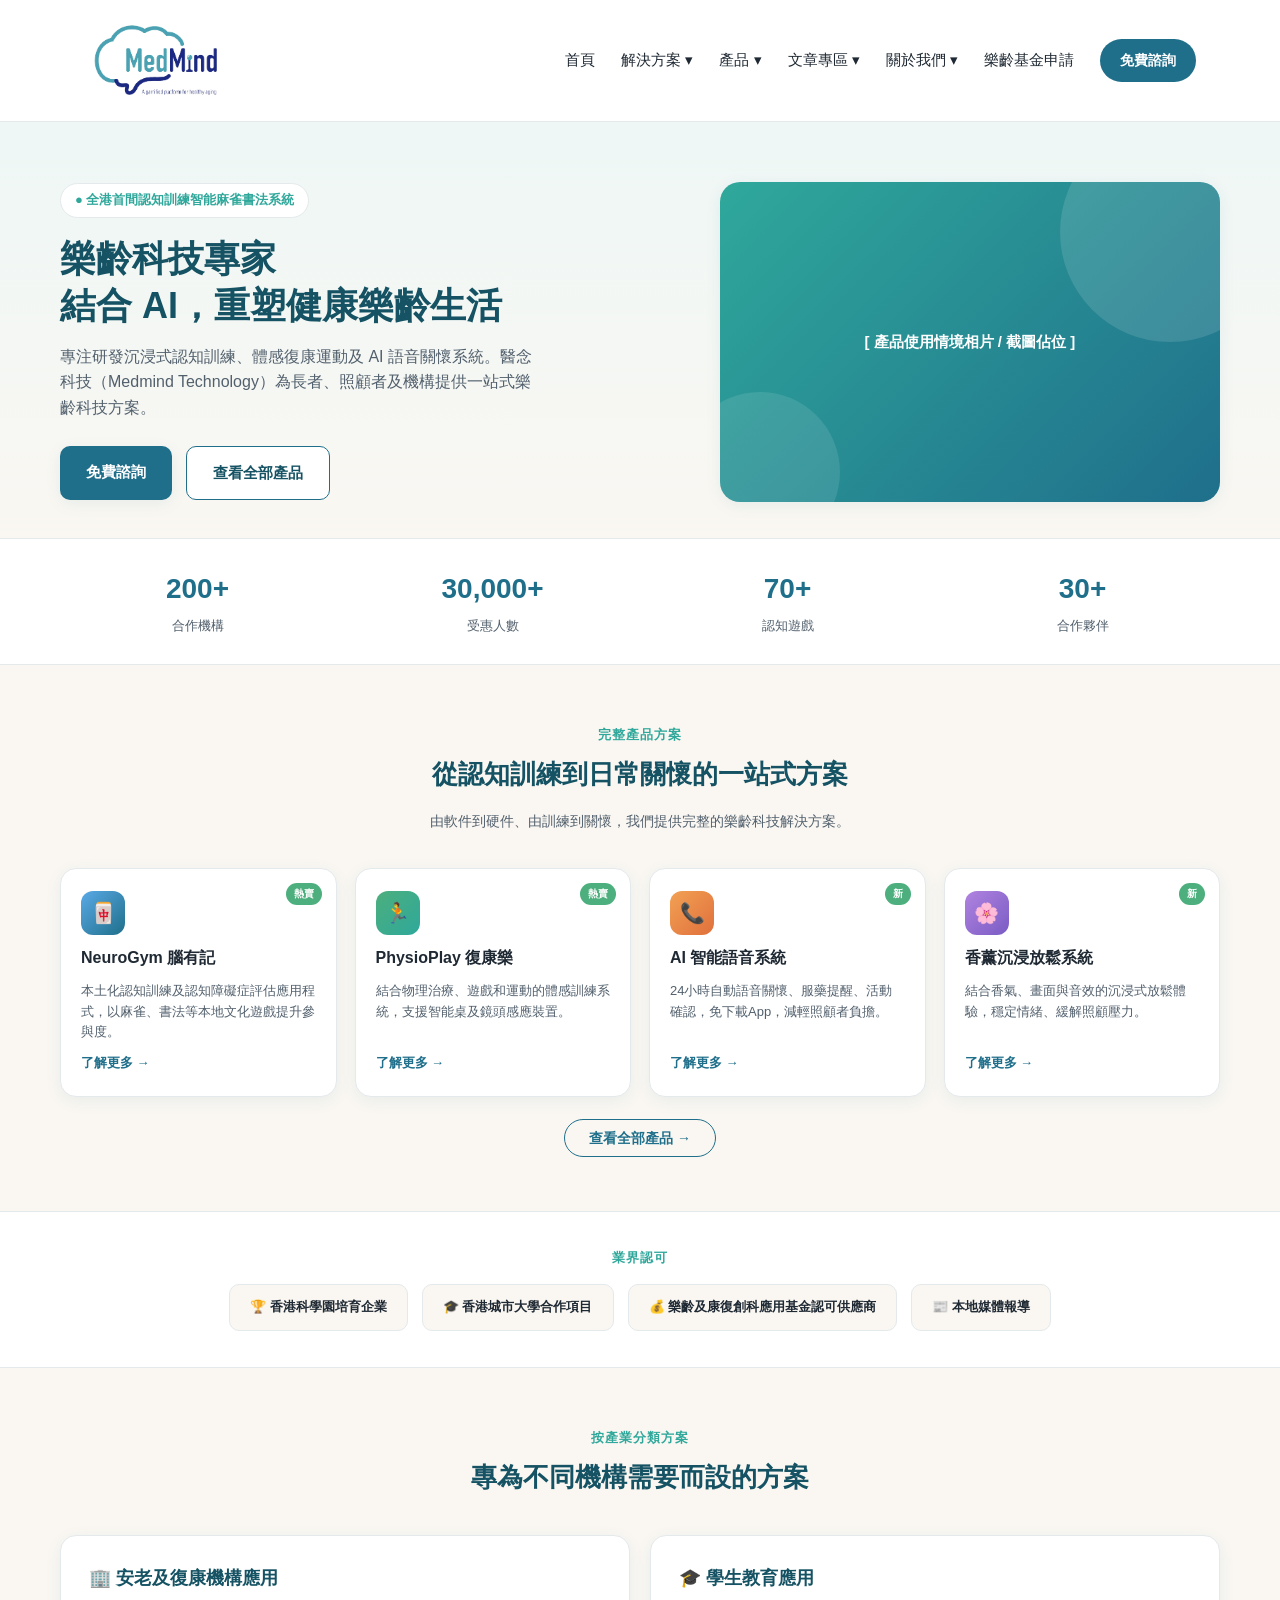
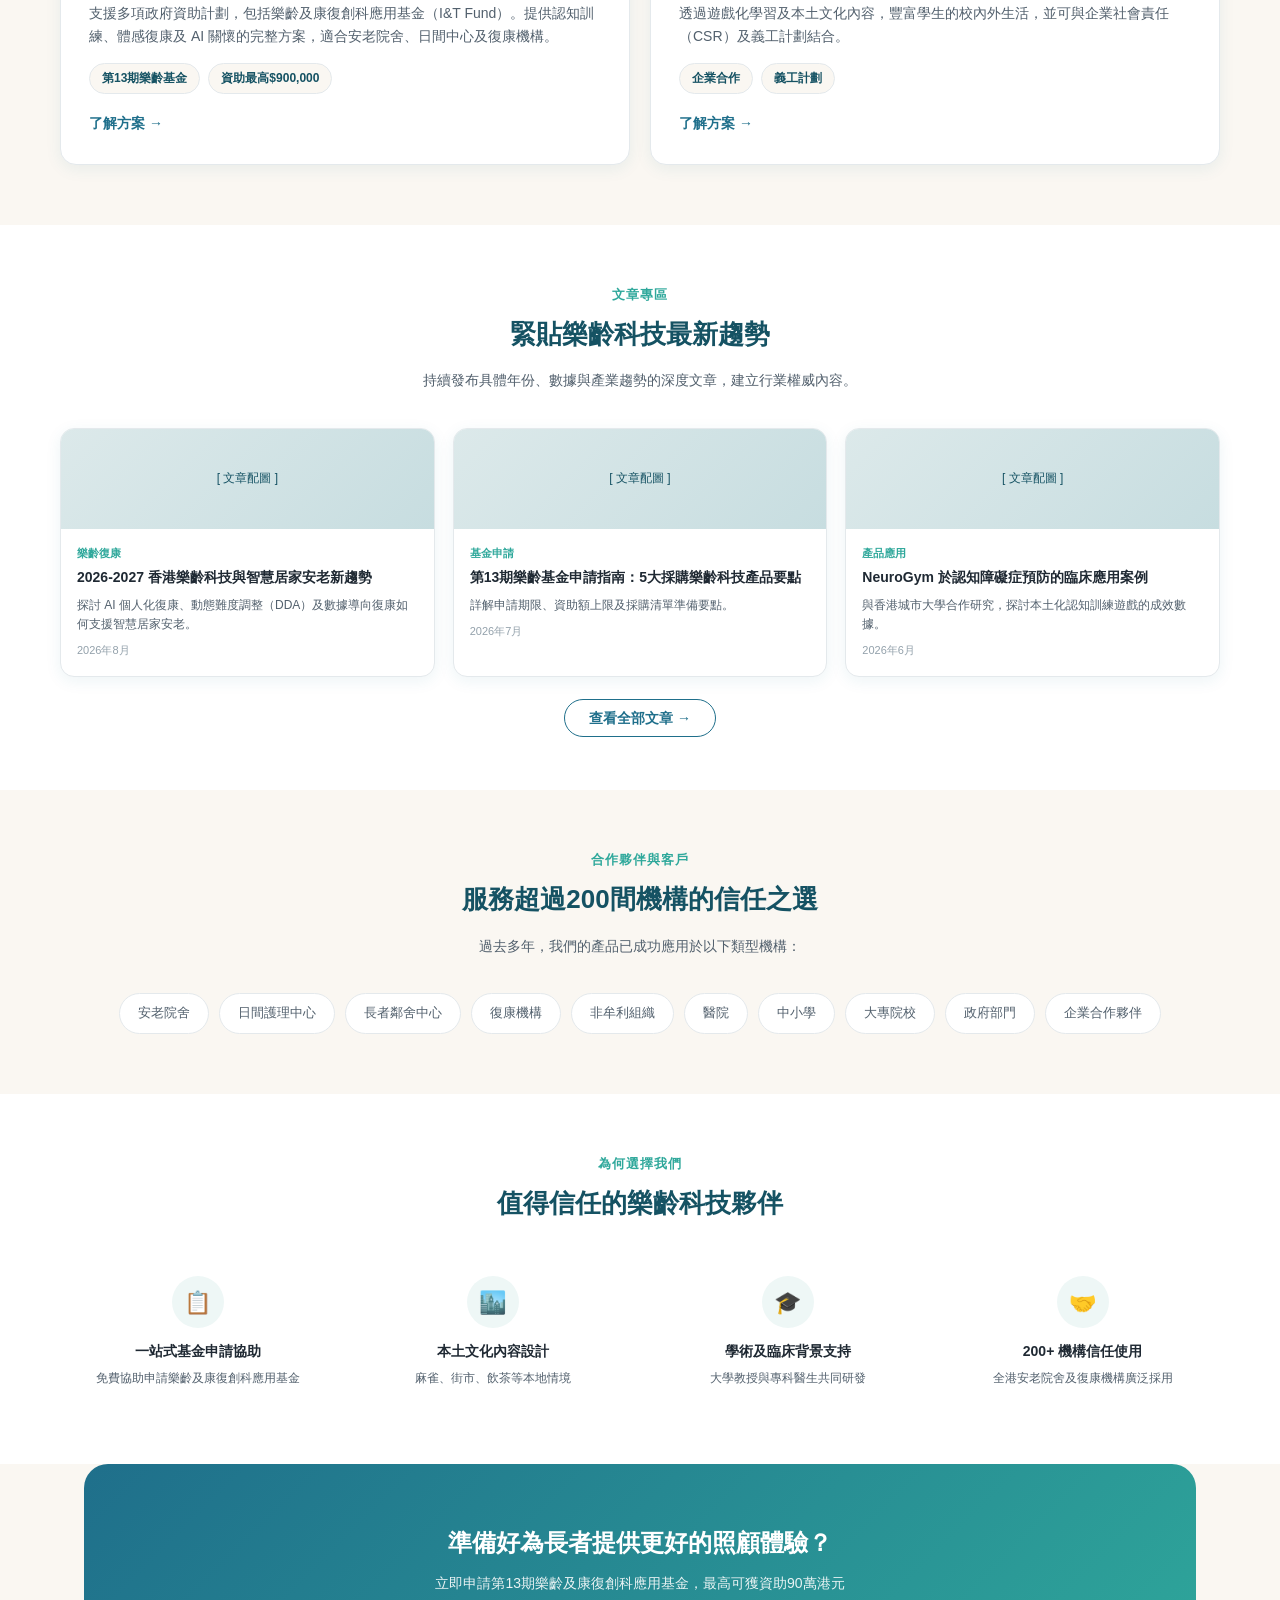
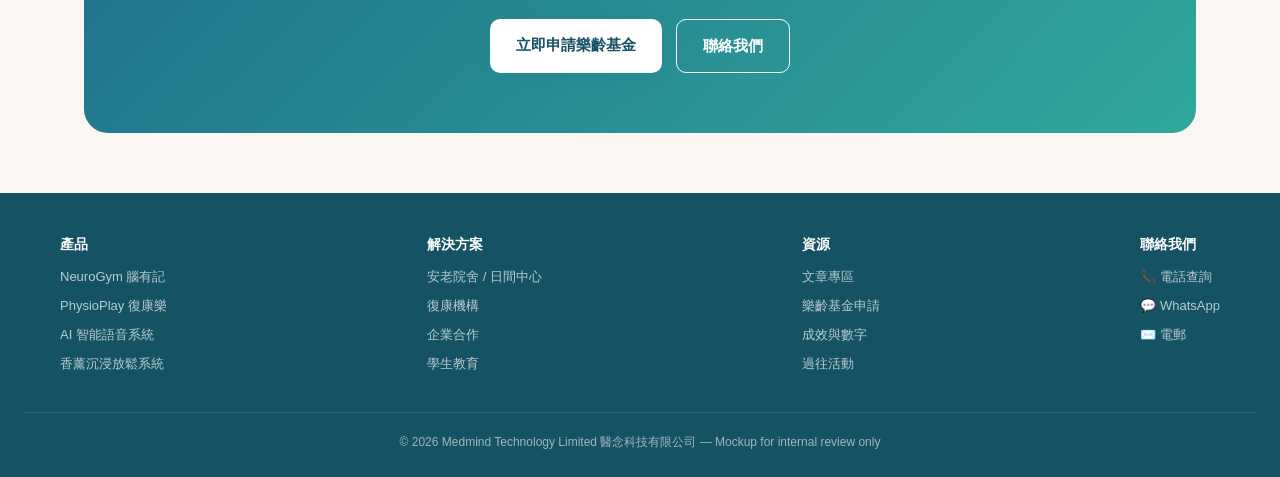
<file: index.html>
<!DOCTYPE html>
<html lang="zh-Hant">
<head>
  <meta charset="UTF-8">
  <meta name="viewport" content="width=device-width, initial-scale=1.0">
  <title>Medmind Technology — website Mockup</title>
  <link rel="icon" href="assets/image.png" type="image/x-icon">
  <link rel="stylesheet" href="css/main.css">
  <link rel="stylesheet" href="css/navbar.css">
  <link rel="stylesheet" href="css/hero.css">
  <link rel="stylesheet" href="css/sections.css">
  <link rel="stylesheet" href="css/footer.css">
</head>
<body>

  <div id="navbar"></div>

  <section class="hero">
    <div class="hero-inner">
      <div>
        <span class="badge">● 全港首間認知訓練智能麻雀書法系統</span>
        <h1>樂齡科技專家<br>結合 AI，重塑健康樂齡生活</h1>
        <p class="sub">專注研發沉浸式認知訓練、體感復康運動及 AI 語音關懷系統。醫念科技（Medmind Technology）為長者、照顧者及機構提供一站式樂齡科技方案。</p>
        <div class="hero-ctas">
          <a href="#" class="btn-primary">免費諮詢</a>
          <a href="solutions.html" class="btn-secondary">查看全部產品</a>
        </div>
      </div>
      <div class="hero-visual"><span>[ 產品使用情境相片 / 截圖佔位 ]</div>
    </div>
  </section>

  <section class="stats">
    <div class="stats-inner">
      <div><div class="stat-num">200+</div><div class="stat-label">合作機構</div></div>
      <div><div class="stat-num">30,000+</div><div class="stat-label">受惠人數</div></div>
      <div><div class="stat-num">70+</div><div class="stat-label">認知遊戲</div></div>
      <div><div class="stat-num">30+</div><div class="stat-label">合作夥伴</div></div>
    </div>
  </section>

  <section class="section">
    <div class="section-inner">
      <div class="section-head">
        <div class="eyebrow">完整產品方案</div>
        <h2>從認知訓練到日常關懷的一站式方案</h2>
        <p>由軟件到硬件、由訓練到關懷，我們提供完整的樂齡科技解決方案。</p>
      </div>
      <div class="product-grid-full">
        <div class="product-card">
          <span class="new-tag">熱賣</span>
          <div class="product-icon icon-ng">🀄</div>
          <h3>NeuroGym 腦有記</h3>
          <p>本土化認知訓練及認知障礙症評估應用程式，以麻雀、書法等本地文化遊戲提升參與度。</p>
          <a href="#" class="link">了解更多 →</a>
        </div>
        <div class="product-card">
          <span class="new-tag">熱賣</span>
          <div class="product-icon icon-pp">🏃</div>
          <h3>PhysioPlay 復康樂</h3>
          <p>結合物理治療、遊戲和運動的體感訓練系統，支援智能桌及鏡頭感應裝置。</p>
          <a href="#" class="link">了解更多 →</a>
        </div>
        <div class="product-card">
          <span class="new-tag">新</span>
          <div class="product-icon icon-ai">📞</div>
          <h3>AI 智能語音系統</h3>
          <p>24小時自動語音關懷、服藥提醒、活動確認，免下載App，減輕照顧者負擔。</p>
          <a href="#" class="link">了解更多 →</a>
        </div>
        <div class="product-card">
          <span class="new-tag">新</span>
          <div class="product-icon icon-ar">🌸</div>
          <h3>香薰沉浸放鬆系統</h3>
          <p>結合香氣、畫面與音效的沉浸式放鬆體驗，穩定情緒、緩解照顧壓力。</p>
          <a href="#" class="link">了解更多 →</a>
        </div>
      </div>
      <div class="view-all"><a href="solutions.html">查看全部產品 →</a></div>
    </div>
  </section>

  <section class="recognition-strip">
    <div class="recognition-inner">
      <span class="eyebrow">業界認可</span>
      <div class="badge-row">
        <div class="badge-chip">🏆 香港科學園培育企業</div>
        <div class="badge-chip">🎓 香港城市大學合作項目</div>
        <div class="badge-chip">💰 樂齡及康復創科應用基金認可供應商</div>
        <div class="badge-chip">📰 本地媒體報導</div>
      </div>
    </div>
  </section>

  <section class="section">
    <div class="section-inner">
      <div class="section-head">
        <div class="eyebrow">按產業分類方案</div>
        <h2>專為不同機構需要而設的方案</h2>
      </div>
      <div class="industry-grid">
        <div class="industry-card">
          <h3>🏢 安老及復康機構應用</h3>
          <p>支援多項政府資助計劃，包括樂齡及康復創科應用基金（I&amp;T Fund）。提供認知訓練、體感復康及 AI 關懷的完整方案，適合安老院舍、日間中心及復康機構。</p>
          <div class="fund-tags">
            <span class="fund-tag">第13期樂齡基金</span>
            <span class="fund-tag">資助最高$900,000</span>
          </div>
          <a href="solutions.html" class="link" style="color:var(--brand-blue);font-weight:700;font-size:14px;">了解方案 →</a>
        </div>
        <div class="industry-card">
          <h3>🎓 學生教育應用</h3>
          <p>透過遊戲化學習及本土文化內容，豐富學生的校內外生活，並可與企業社會責任（CSR）及義工計劃結合。</p>
          <div class="fund-tags">
            <span class="fund-tag">企業合作</span>
            <span class="fund-tag">義工計劃</span>
          </div>
          <a href="solutions.html" class="link" style="color:var(--brand-blue);font-weight:700;font-size:14px;">了解方案 →</a>
        </div>
      </div>
    </div>
  </section>

  <section class="section" style="background:#fff;">
    <div class="section-inner">
      <div class="section-head">
        <div class="eyebrow">文章專區</div>
        <h2>緊貼樂齡科技最新趨勢</h2>
        <p>持續發布具體年份、數據與產業趨勢的深度文章，建立行業權威內容。</p>
      </div>
      <div class="article-grid">
        <div class="article-card">
          <div class="article-thumb">[ 文章配圖 ]</div>
          <div class="article-body">
            <div class="article-tag">樂齡復康</div>
            <h4>2026-2027 香港樂齡科技與智慧居家安老新趨勢</h4>
            <p>探討 AI 個人化復康、動態難度調整（DDA）及數據導向復康如何支援智慧居家安老。</p>
            <div class="article-date">2026年8月</div>
          </div>
        </div>
        <div class="article-card">
          <div class="article-thumb">[ 文章配圖 ]</div>
          <div class="article-body">
            <div class="article-tag">基金申請</div>
            <h4>第13期樂齡基金申請指南：5大採購樂齡科技產品要點</h4>
            <p>詳解申請期限、資助額上限及採購清單準備要點。</p>
            <div class="article-date">2026年7月</div>
          </div>
        </div>
        <div class="article-card">
          <div class="article-thumb">[ 文章配圖 ]</div>
          <div class="article-body">
            <div class="article-tag">產品應用</div>
            <h4>NeuroGym 於認知障礙症預防的臨床應用案例</h4>
            <p>與香港城市大學合作研究，探討本土化認知訓練遊戲的成效數據。</p>
            <div class="article-date">2026年6月</div>
          </div>
        </div>
      </div>
      <div class="view-all"><a href="#">查看全部文章 →</a></div>
    </div>
  </section>

  <section class="section">
    <div class="section-inner">
      <div class="section-head">
        <div class="eyebrow">合作夥伴與客戶</div>
        <h2>服務超過200間機構的信任之選</h2>
        <p>過去多年，我們的產品已成功應用於以下類型機構：</p>
      </div>
      <div class="client-types">
        <div class="client-chip">安老院舍</div>
        <div class="client-chip">日間護理中心</div>
        <div class="client-chip">長者鄰舍中心</div>
        <div class="client-chip">復康機構</div>
        <div class="client-chip">非牟利組織</div>
        <div class="client-chip">醫院</div>
        <div class="client-chip">中小學</div>
        <div class="client-chip">大專院校</div>
        <div class="client-chip">政府部門</div>
        <div class="client-chip">企業合作夥伴</div>
      </div>
    </div>
  </section>

  <section class="section" style="background:#fff;">
    <div class="section-inner">
      <div class="section-head">
        <div class="eyebrow">為何選擇我們</div>
        <h2>值得信任的樂齡科技夥伴</h2>
      </div>
      <div class="why-grid">
        <div class="why-item"><div class="why-icon">📋</div><h4>一站式基金申請協助</h4><p>免費協助申請樂齡及康復創科應用基金</p></div>
        <div class="why-item"><div class="why-icon">🏙️</div><h4>本土文化內容設計</h4><p>麻雀、街市、飲茶等本地情境</p></div>
        <div class="why-item"><div class="why-icon">🎓</div><h4>學術及臨床背景支持</h4><p>大學教授與專科醫生共同研發</p></div>
        <div class="why-item"><div class="why-icon">🤝</div><h4>200+ 機構信任使用</h4><p>全港安老院舍及復康機構廣泛採用</p></div>
      </div>
    </div>
  </section>

  <div class="final-cta">
    <h2>準備好為長者提供更好的照顧體驗？</h2>
    <p>立即申請第13期樂齡及康復創科應用基金，最高可獲資助90萬港元</p>
    <div class="hero-ctas" style="justify-content:center;">
      <a href="#" class="btn-primary">立即申請樂齡基金</a>
      <a href="#" class="btn-secondary" style="background:transparent;color:#fff;border-color:#fff;">聯絡我們</a>
    </div>
  </div>

  <div id="footer-placeholder"></div>

  <script src="js/include.js" defer></script>
</body>
</html>
</file>
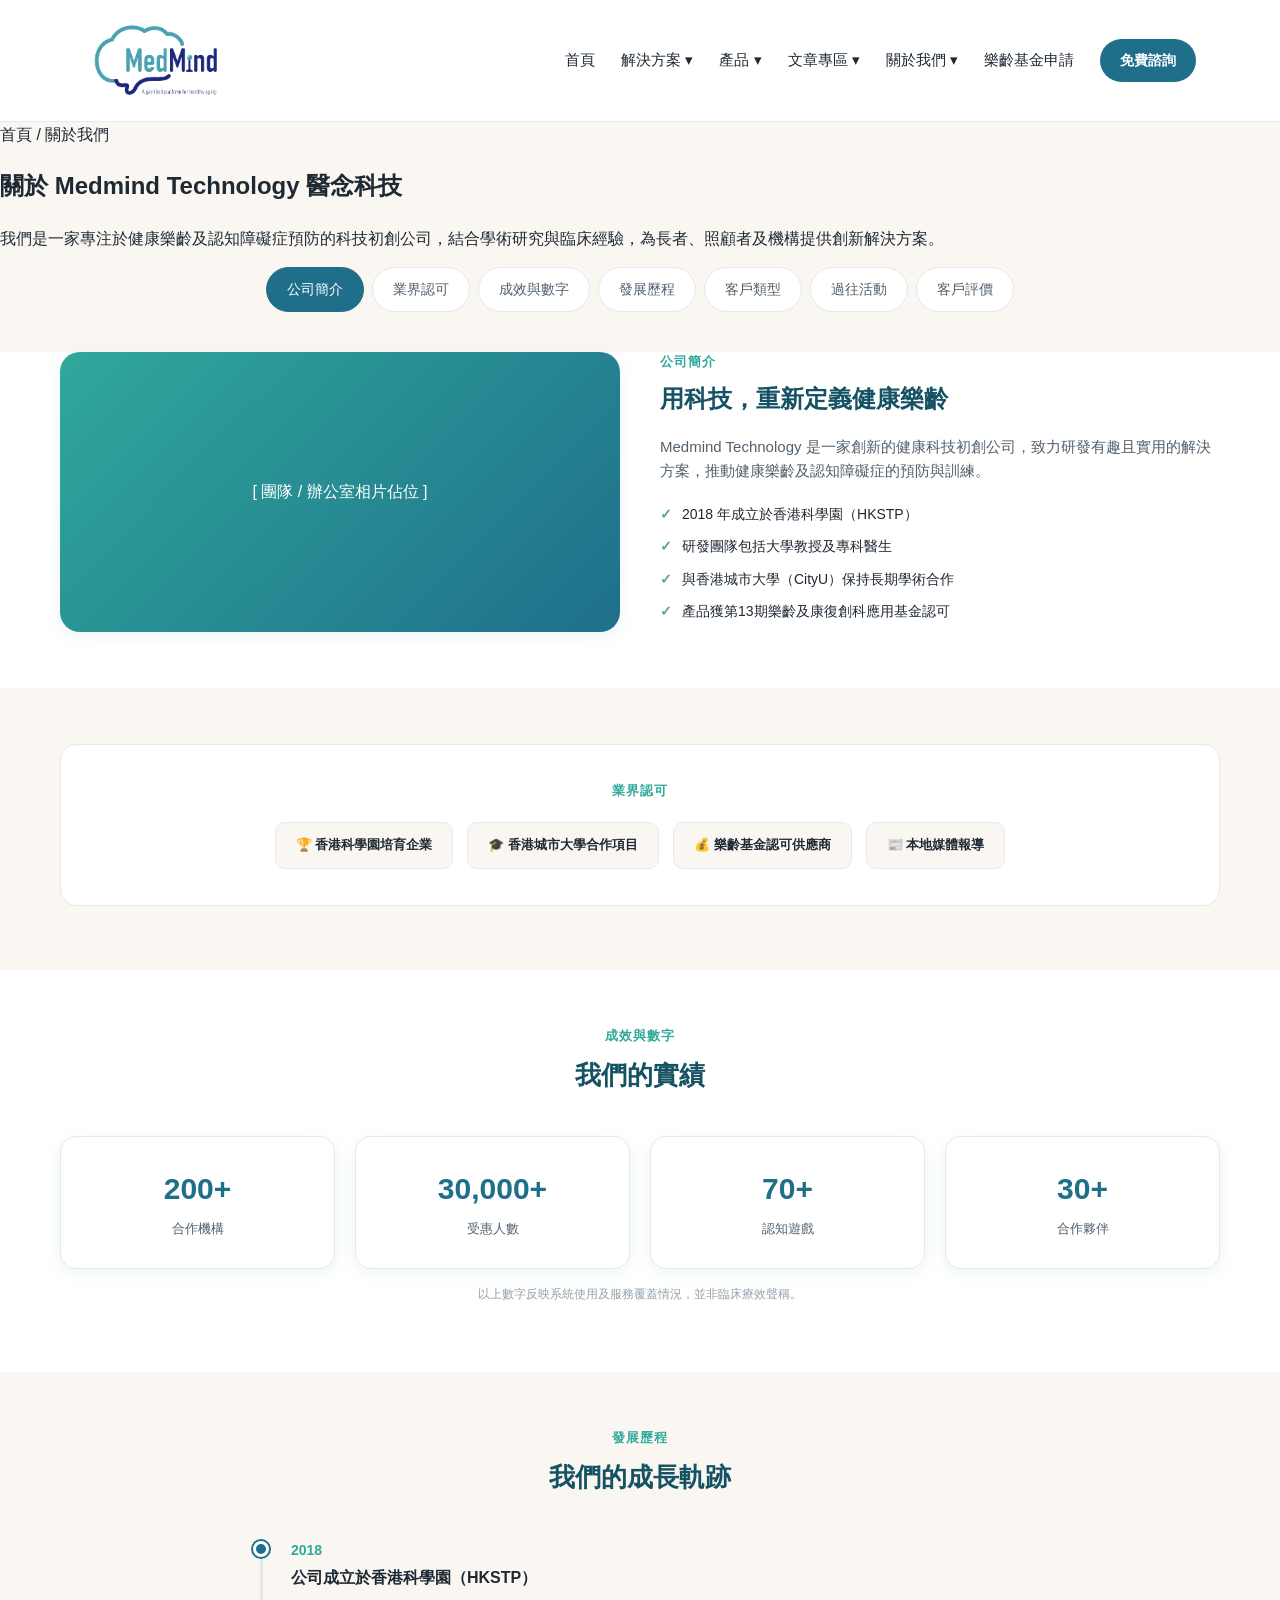
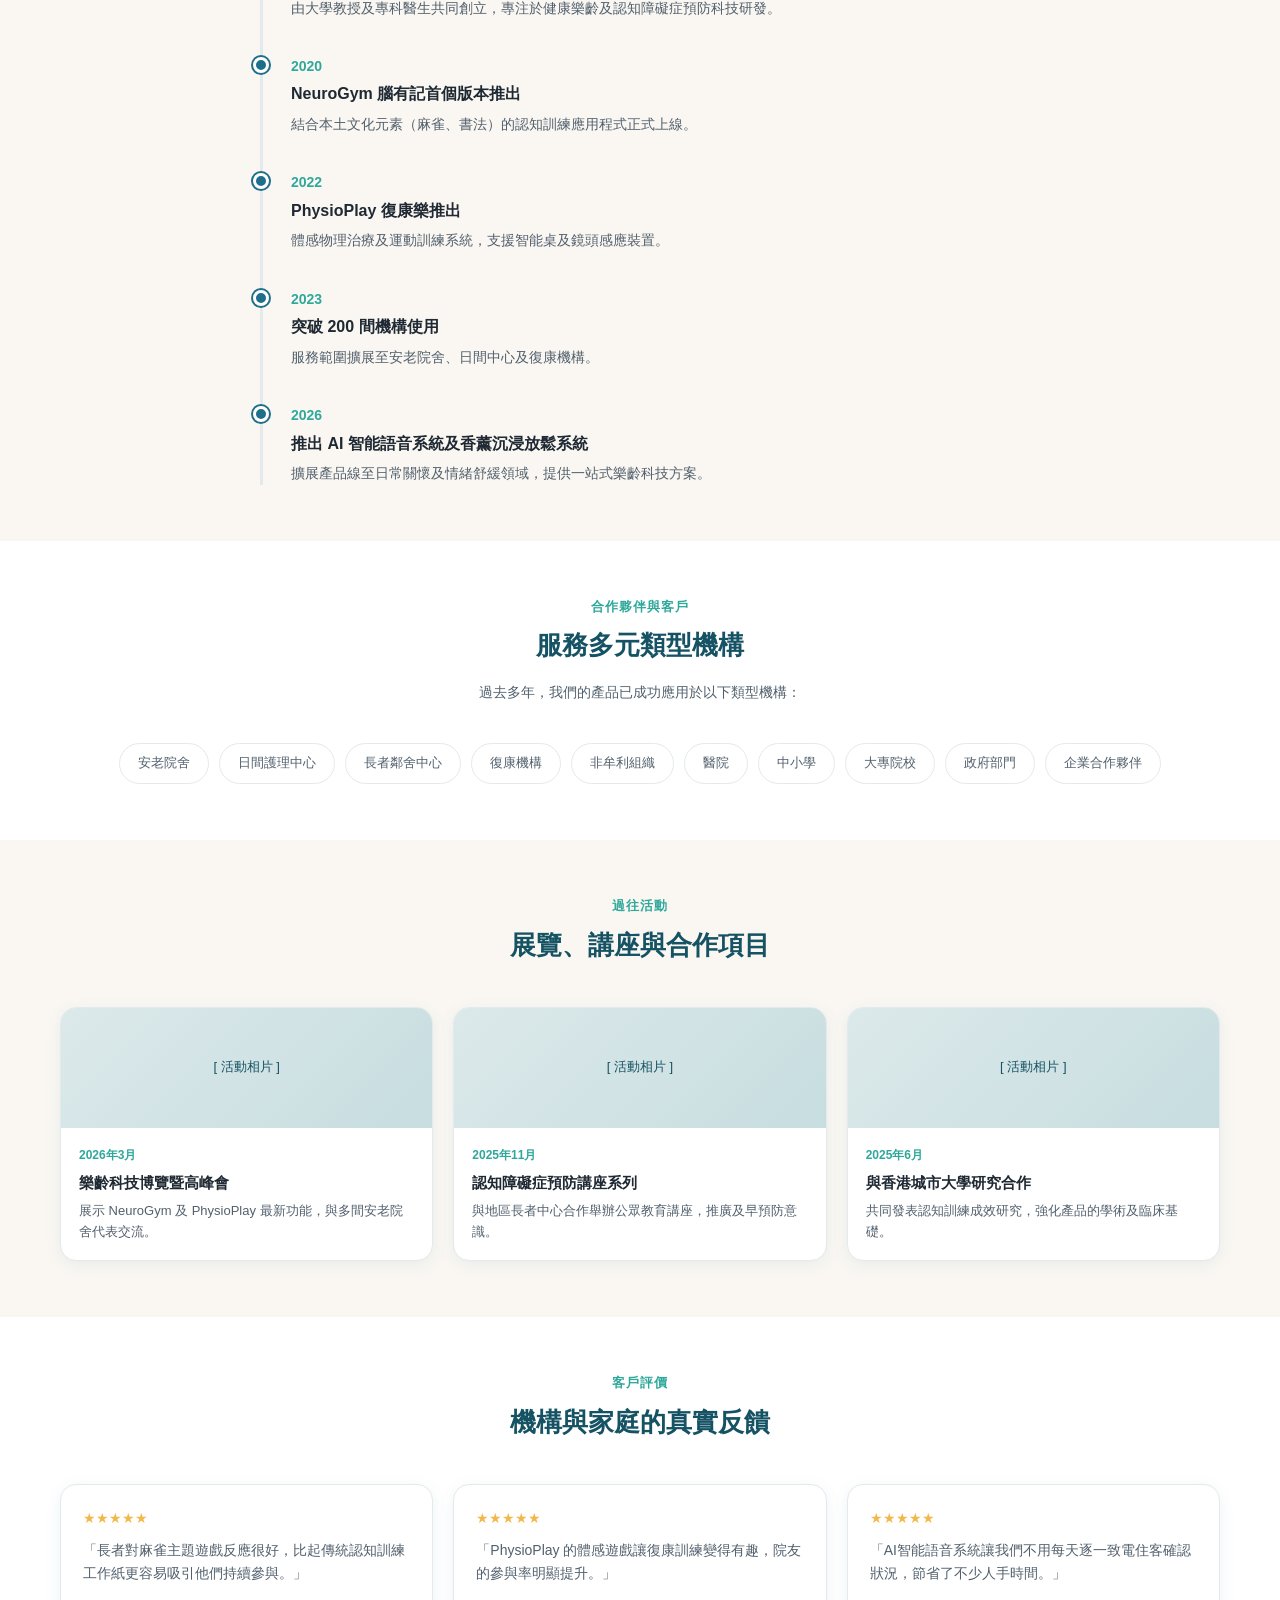
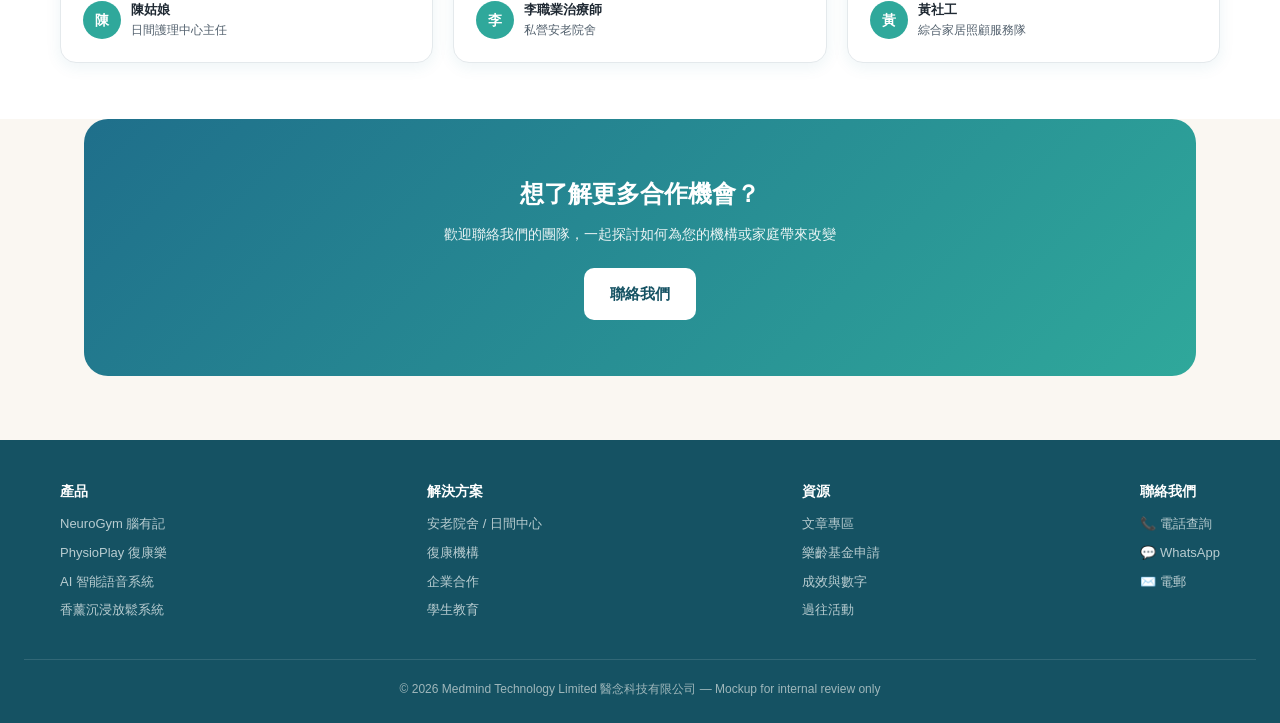
<file: about.html>
<!DOCTYPE html>
<html lang="zh-Hant">
<head>
<meta charset="UTF-8">
<meta name="viewport" content="width=device-width, initial-scale=1.0">
<title>關於我們 — Medmind Technology Mockup</title>
<link rel="stylesheet" href="css/main.css">
<link rel="stylesheet" href="css/navbar.css">
<link rel="stylesheet" href="css/about.css">
<link rel="stylesheet" href="css/footer.css">
</head>
<body>

  <div id="navbar"></div>

<section class="page-hero">
  <div class="breadcrumb">首頁 <span class="sep">/</span> 關於我們</div>
  <h1>關於 Medmind Technology 醫念科技</h1>
  <p>我們是一家專注於健康樂齡及認知障礙症預防的科技初創公司，結合學術研究與臨床經驗，為長者、照顧者及機構提供創新解決方案。</p>
</section>

<div class="subnav">
  <a href="#intro" class="active">公司簡介</a>
  <a href="#recognition">業界認可</a>
  <a href="#stats">成效與數字</a>
  <a href="#timeline">發展歷程</a>
  <a href="#clients">客戶類型</a>
  <a href="#events">過往活動</a>
  <a href="#testimonials">客戶評價</a>
</div>

<section class="section" id="intro" style="background:#fff;padding-top:0;">
  <div class="section-inner">
    <div class="intro-grid">
      <div class="intro-visual">[ 團隊 / 辦公室相片佔位 ]</div>
      <div class="intro-text">
        <div class="eyebrow">公司簡介</div>
        <h2 style="color:var(--brand-blue-dark);font-size:24px;margin:8px 0 16px;">用科技，重新定義健康樂齡</h2>
        <p>Medmind Technology 是一家創新的健康科技初創公司，致力研發有趣且實用的解決方案，推動健康樂齡及認知障礙症的預防與訓練。</p>
        <ul class="fact-list">
          <li>2018 年成立於香港科學園（HKSTP）</li>
          <li>研發團隊包括大學教授及專科醫生</li>
          <li>與香港城市大學（CityU）保持長期學術合作</li>
          <li>產品獲第13期樂齡及康復創科應用基金認可</li>
        </ul>
      </div>
    </div>
  </div>
</section>

<section class="section" id="recognition">
  <div class="section-inner">
    <div class="recognition-strip">
      <div class="section-head" style="margin-bottom:20px;">
        <div class="eyebrow">業界認可</div>
      </div>
      <div class="badge-row">
        <div class="badge-chip">🏆 香港科學園培育企業</div>
        <div class="badge-chip">🎓 香港城市大學合作項目</div>
        <div class="badge-chip">💰 樂齡基金認可供應商</div>
        <div class="badge-chip">📰 本地媒體報導</div>
      </div>
    </div>
  </div>
</section>

<section class="section" id="stats" style="background:#fff;">
  <div class="section-inner">
    <div class="section-head">
      <div class="eyebrow">成效與數字</div>
      <h2>我們的實績</h2>
    </div>
    <div class="stats-inner">
      <div class="stat-card"><div class="stat-num">200+</div><div class="stat-label">合作機構</div></div>
      <div class="stat-card"><div class="stat-num">30,000+</div><div class="stat-label">受惠人數</div></div>
      <div class="stat-card"><div class="stat-num">70+</div><div class="stat-label">認知遊戲</div></div>
      <div class="stat-card"><div class="stat-num">30+</div><div class="stat-label">合作夥伴</div></div>
    </div>
    <p class="stat-disclaimer">以上數字反映系統使用及服務覆蓋情況，並非臨床療效聲稱。</p>
  </div>
</section>

<section class="section" id="timeline">
  <div class="section-inner">
    <div class="section-head">
      <div class="eyebrow">發展歷程</div>
      <h2>我們的成長軌跡</h2>
    </div>
    <div class="timeline">
      <div class="timeline-item"><div class="timeline-dot"></div><div class="timeline-year">2018</div><h4>公司成立於香港科學園（HKSTP）</h4><p>由大學教授及專科醫生共同創立，專注於健康樂齡及認知障礙症預防科技研發。</p></div>
      <div class="timeline-item"><div class="timeline-dot"></div><div class="timeline-year">2020</div><h4>NeuroGym 腦有記首個版本推出</h4><p>結合本土文化元素（麻雀、書法）的認知訓練應用程式正式上線。</p></div>
      <div class="timeline-item"><div class="timeline-dot"></div><div class="timeline-year">2022</div><h4>PhysioPlay 復康樂推出</h4><p>體感物理治療及運動訓練系統，支援智能桌及鏡頭感應裝置。</p></div>
      <div class="timeline-item"><div class="timeline-dot"></div><div class="timeline-year">2023</div><h4>突破 200 間機構使用</h4><p>服務範圍擴展至安老院舍、日間中心及復康機構。</p></div>
      <div class="timeline-item"><div class="timeline-dot"></div><div class="timeline-year">2026</div><h4>推出 AI 智能語音系統及香薰沉浸放鬆系統</h4><p>擴展產品線至日常關懷及情緒舒緩領域，提供一站式樂齡科技方案。</p></div>
    </div>
  </div>
</section>

<section class="section" id="clients" style="background:#fff;">
  <div class="section-inner">
    <div class="section-head">
      <div class="eyebrow">合作夥伴與客戶</div>
      <h2>服務多元類型機構</h2>
      <p>過去多年，我們的產品已成功應用於以下類型機構：</p>
    </div>
    <div class="client-types">
      <div class="client-chip">安老院舍</div><div class="client-chip">日間護理中心</div><div class="client-chip">長者鄰舍中心</div>
      <div class="client-chip">復康機構</div><div class="client-chip">非牟利組織</div><div class="client-chip">醫院</div>
      <div class="client-chip">中小學</div><div class="client-chip">大專院校</div><div class="client-chip">政府部門</div>
      <div class="client-chip">企業合作夥伴</div>
    </div>
  </div>
</section>

<section class="section" id="events">
  <div class="section-inner">
    <div class="section-head">
      <div class="eyebrow">過往活動</div>
      <h2>展覽、講座與合作項目</h2>
    </div>
    <div class="event-grid">
      <div class="event-card"><div class="event-thumb">[ 活動相片 ]</div><div class="event-body"><div class="event-date">2026年3月</div><h4>樂齡科技博覽暨高峰會</h4><p>展示 NeuroGym 及 PhysioPlay 最新功能，與多間安老院舍代表交流。</p></div></div>
      <div class="event-card"><div class="event-thumb">[ 活動相片 ]</div><div class="event-body"><div class="event-date">2025年11月</div><h4>認知障礙症預防講座系列</h4><p>與地區長者中心合作舉辦公眾教育講座，推廣及早預防意識。</p></div></div>
      <div class="event-card"><div class="event-thumb">[ 活動相片 ]</div><div class="event-body"><div class="event-date">2025年6月</div><h4>與香港城市大學研究合作</h4><p>共同發表認知訓練成效研究，強化產品的學術及臨床基礎。</p></div></div>
    </div>
  </div>
</section>

<section class="section" id="testimonials" style="background:#fff;">
  <div class="section-inner">
    <div class="section-head">
      <div class="eyebrow">客戶評價</div>
      <h2>機構與家庭的真實反饋</h2>
    </div>
    <div class="testimonial-grid">
      <div class="testimonial-card"><div class="stars">★★★★★</div><p class="quote">「長者對麻雀主題遊戲反應很好，比起傳統認知訓練工作紙更容易吸引他們持續參與。」</p><div class="testimonial-author"><div class="avatar">陳</div><div><div class="author-name">陳姑娘</div><div class="author-role">日間護理中心主任</div></div></div></div>
      <div class="testimonial-card"><div class="stars">★★★★★</div><p class="quote">「PhysioPlay 的體感遊戲讓復康訓練變得有趣，院友的參與率明顯提升。」</p><div class="testimonial-author"><div class="avatar">李</div><div><div class="author-name">李職業治療師</div><div class="author-role">私營安老院舍</div></div></div></div>
      <div class="testimonial-card"><div class="stars">★★★★★</div><p class="quote">「AI智能語音系統讓我們不用每天逐一致電住客確認狀況，節省了不少人手時間。」</p><div class="testimonial-author"><div class="avatar">黃</div><div><div class="author-name">黃社工</div><div class="author-role">綜合家居照顧服務隊</div></div></div></div>
    </div>
  </div>
</section>

<div class="final-cta">
  <h2>想了解更多合作機會？</h2>
  <p>歡迎聯絡我們的團隊，一起探討如何為您的機構或家庭帶來改變</p>
  <a href="#" class="btn-primary">聯絡我們</a>
</div>

  <div id="footer-placeholder"></div>

  <script src="js/include.js" defer></script>
</body>
</html>
</file>
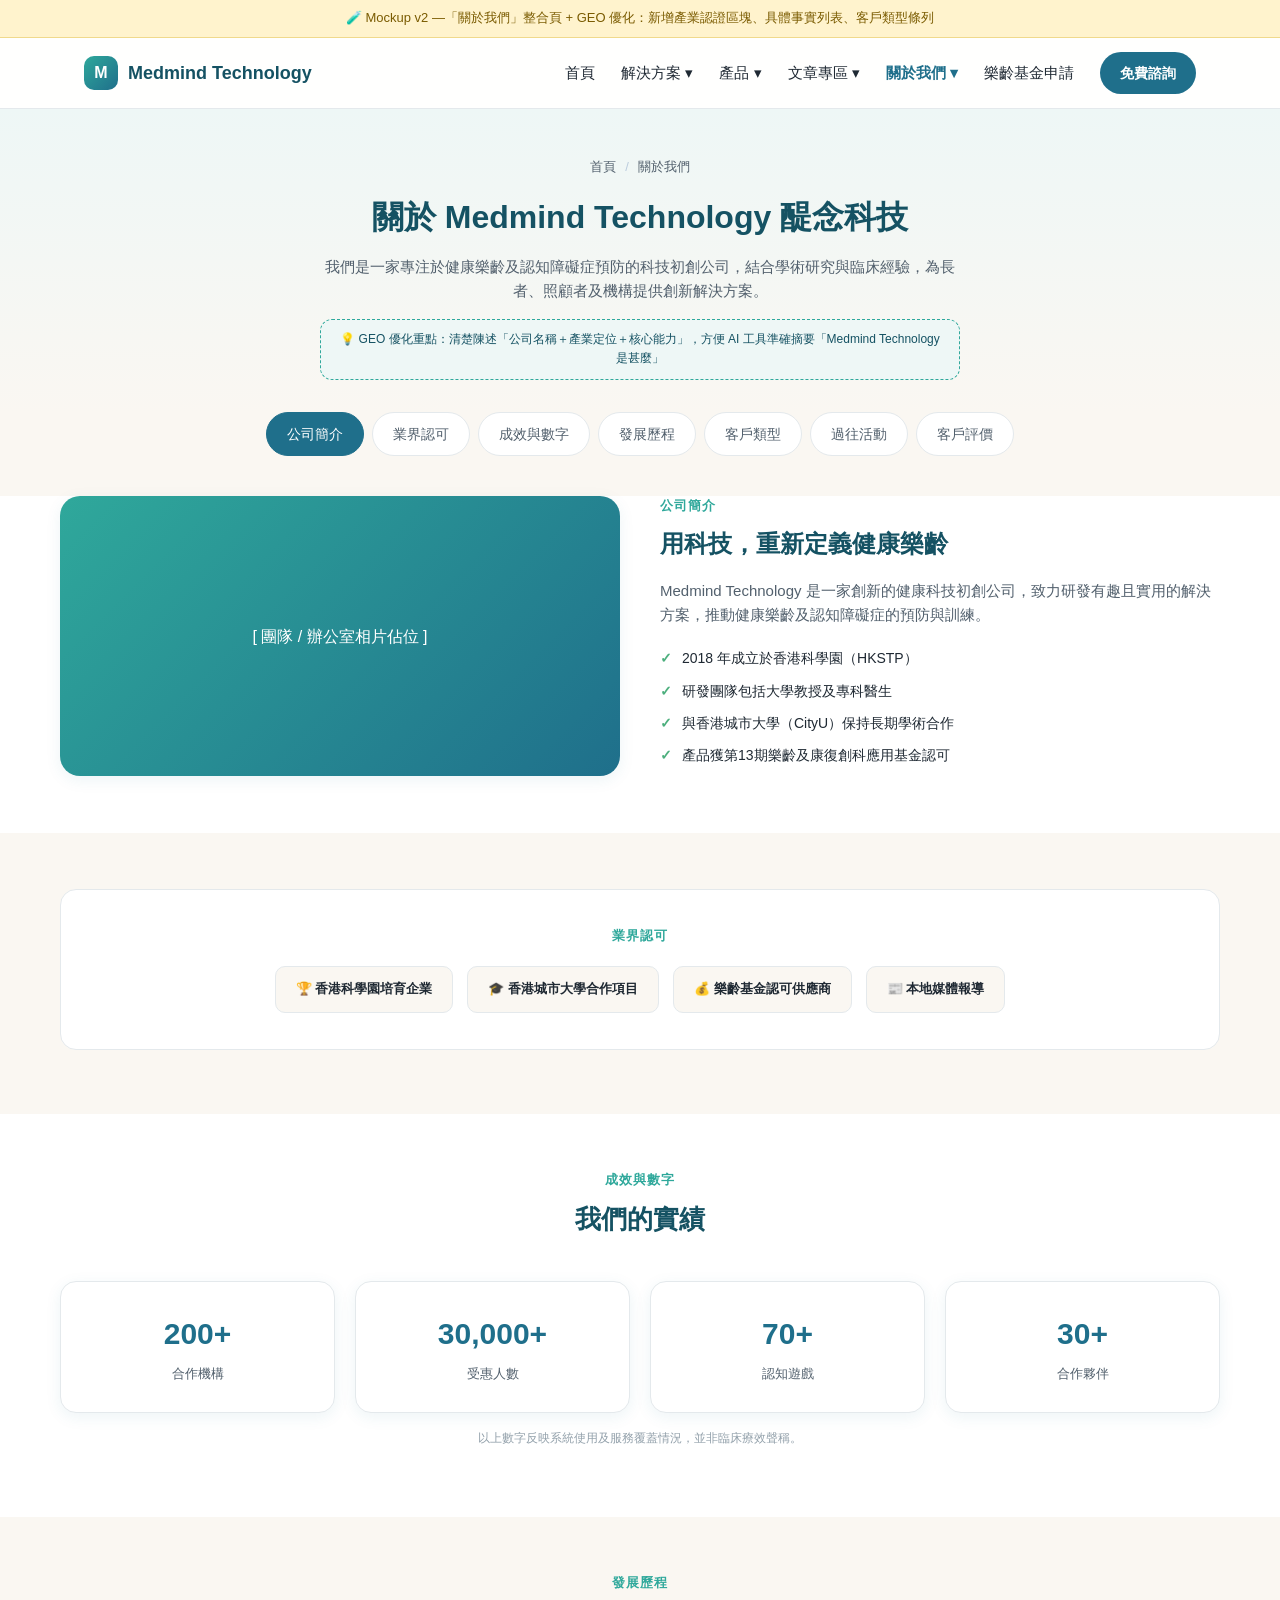
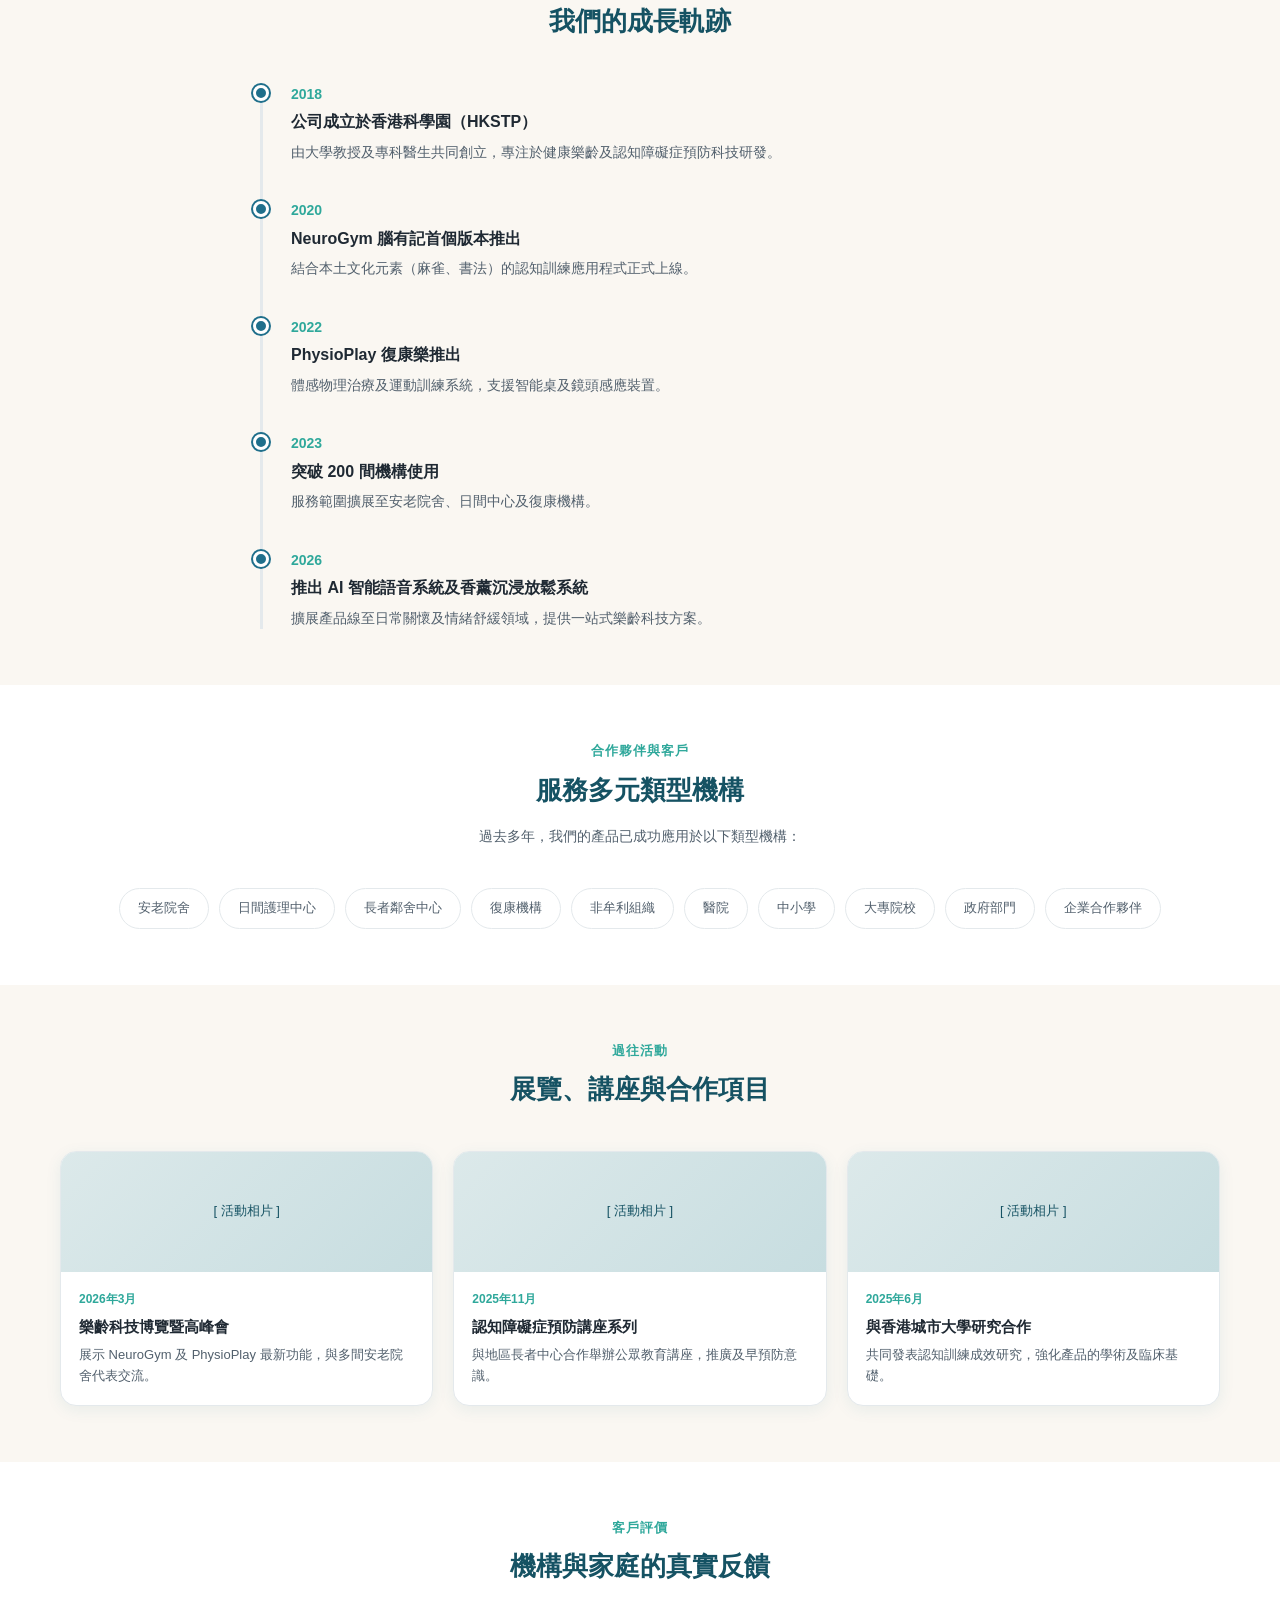
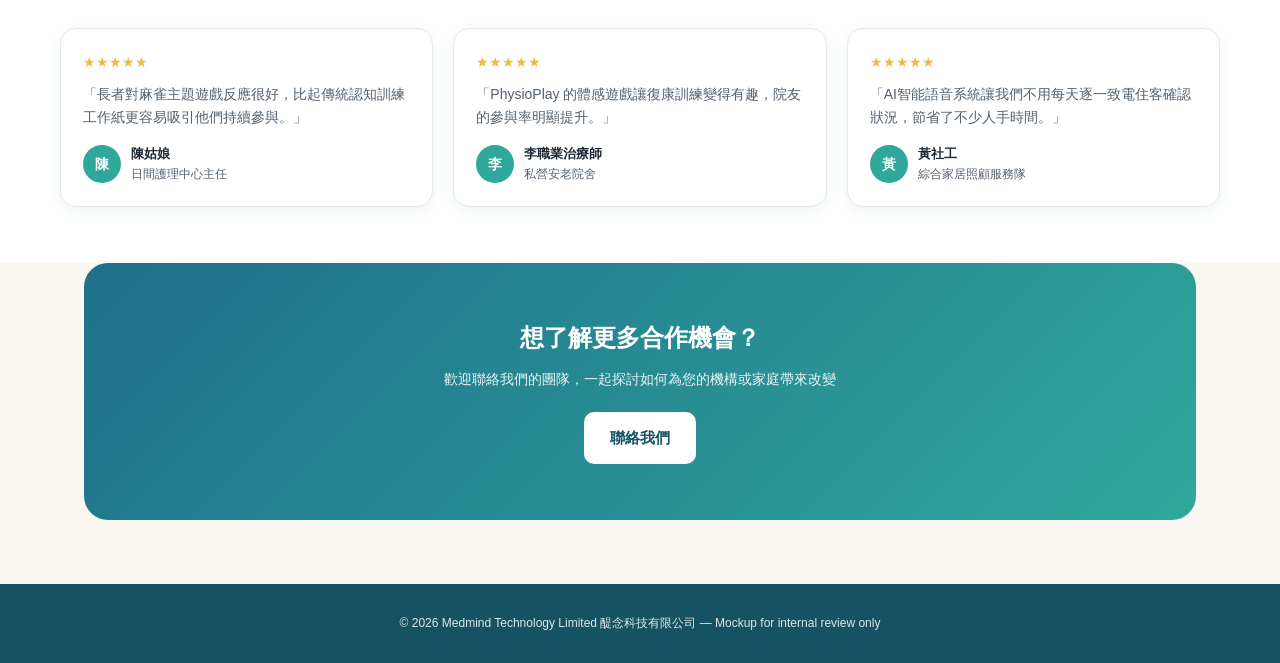
<file: medmind-about-mockup.html>
<!DOCTYPE html>
<html lang="zh-Hant">
<head>
<meta charset="UTF-8">
<meta name="viewport" content="width=device-width, initial-scale=1.0">
<title>關於我們 —  Mockup</title>
<style>
  :root{
    --brand-blue:#1f6f8b;--brand-blue-dark:#155263;--brand-teal:#2fa89b;--brand-green:#4caf7d;
    --bg-cream:#faf7f2;--text-dark:#1f2933;--text-mid:#52606d;--card-bg:#ffffff;
    --border-soft:#e4e9ec;--shadow:0 4px 16px rgba(31,111,139,0.08);
  }
  *{box-sizing:border-box;}
  body{margin:0;font-family:"Noto Sans TC","PingFang TC","Microsoft JhengHei",sans-serif;color:var(--text-dark);background:var(--bg-cream);line-height:1.6;}
  a{text-decoration:none;color:inherit;}
  .mock-banner{background:#fff3cd;color:#7a5b00;text-align:center;font-size:13px;padding:8px 16px;border-bottom:1px solid #f0d98c;}

  header{position:sticky;top:0;z-index:50;background:rgba(255,255,255,0.92);backdrop-filter:blur(6px);border-bottom:1px solid var(--border-soft);}
  .navbar{display:flex;align-items:center;justify-content:space-between;padding:14px 24px;max-width:1160px;margin:0 auto;}
  .logo{display:flex;align-items:center;gap:10px;font-weight:700;font-size:18px;color:var(--brand-blue-dark);}
  .logo-mark{width:34px;height:34px;border-radius:10px;background:linear-gradient(135deg,var(--brand-teal),var(--brand-blue));display:flex;align-items:center;justify-content:center;color:#fff;font-size:16px;font-weight:800;}
  nav.main-nav{display:flex;align-items:center;gap:26px;}
  .nav-item{position:relative;font-size:15px;font-weight:500;color:var(--text-dark);cursor:pointer;padding:8px 0;}
  .nav-item.active{color:var(--brand-blue);font-weight:700;}
  .nav-item:hover{color:var(--brand-blue);}
  .dropdown{position:absolute;top:100%;left:50%;transform:translateX(-50%);background:#fff;border:1px solid var(--border-soft);border-radius:12px;box-shadow:var(--shadow);padding:10px;min-width:200px;display:none;flex-direction:column;gap:2px;margin-top:10px;}
  .nav-item:hover .dropdown{display:flex;}
  .dropdown a{padding:10px 12px;border-radius:8px;font-size:14px;color:var(--text-mid);white-space:nowrap;}
  .dropdown a.current{background:#eef7f6;color:var(--brand-blue-dark);font-weight:700;}
  .dropdown a:hover{background:var(--bg-cream);color:var(--brand-blue-dark);}
  .nav-cta{background:var(--brand-blue);color:#fff;padding:10px 20px;border-radius:999px;font-size:14px;font-weight:600;white-space:nowrap;}

  .page-hero{padding:48px 24px 32px;text-align:center;background:linear-gradient(180deg,#eef7f6 0%, var(--bg-cream) 100%);}
  .breadcrumb{font-size:13px;color:var(--text-mid);margin-bottom:14px;}
  .breadcrumb .sep{margin:0 6px;color:#bcd;}
  .page-hero h1{font-size:32px;color:var(--brand-blue-dark);margin:0 0 12px;}
  .page-hero p{font-size:15px;color:var(--text-mid);max-width:640px;margin:0 auto;}
  .geo-note{background:#eef7f6;border:1px dashed var(--brand-teal);border-radius:12px;padding:10px 16px;font-size:12px;color:var(--brand-blue-dark);max-width:640px;margin:16px auto 0;}

  .subnav{display:flex;justify-content:center;gap:8px;padding:0 24px 40px;flex-wrap:wrap;}
  .subnav a{padding:10px 20px;border-radius:999px;font-size:14px;border:1px solid var(--border-soft);background:#fff;color:var(--text-mid);}
  .subnav a.active{background:var(--brand-blue);color:#fff;border-color:var(--brand-blue);}

  .section{padding:56px 24px;}
  .section-inner{max-width:1160px;margin:0 auto;}
  .section-head{text-align:center;max-width:680px;margin:0 auto 40px;}
  .eyebrow{color:var(--brand-teal);font-weight:700;font-size:13px;letter-spacing:1px;text-transform:uppercase;}
  .section-head h2{font-size:26px;margin:8px 0 12px;color:var(--brand-blue-dark);}
  .section-head p{color:var(--text-mid);font-size:14px;}

  .intro-grid{display:grid;grid-template-columns:1fr 1fr;gap:40px;align-items:center;}
  .intro-visual{background:linear-gradient(135deg,var(--brand-teal),var(--brand-blue));border-radius:20px;height:280px;color:#fff;display:flex;align-items:center;justify-content:center;text-align:center;padding:20px;box-shadow:var(--shadow);}
  .intro-text p{color:var(--text-mid);font-size:15px;margin-bottom:14px;}
  .fact-list{list-style:none;padding:0;margin:20px 0 0;}
  .fact-list li{display:flex;gap:10px;font-size:14px;color:var(--text-dark);margin-bottom:10px;align-items:flex-start;}
  .fact-list li::before{content:"✓";color:var(--brand-green);font-weight:800;}

  /* RECOGNITION */
  .recognition-strip{background:#fff;padding:36px 24px;border:1px solid var(--border-soft);border-radius:16px;margin-bottom:8px;}
  .badge-row{display:flex;justify-content:center;gap:14px;flex-wrap:wrap;}
  .badge-chip{background:var(--bg-cream);border:1px solid var(--border-soft);border-radius:10px;padding:12px 20px;font-size:13px;color:var(--text-dark);font-weight:600;display:flex;align-items:center;gap:8px;}

  .stats-inner{display:grid;grid-template-columns:repeat(4,1fr);gap:20px;text-align:center;}
  .stat-card{background:#fff;border:1px solid var(--border-soft);border-radius:16px;padding:28px 16px;box-shadow:var(--shadow);}
  .stat-num{font-size:30px;font-weight:800;color:var(--brand-blue);}
  .stat-label{font-size:13px;color:var(--text-mid);margin-top:6px;}
  .stat-disclaimer{text-align:center;font-size:12px;color:#93a1ab;margin-top:16px;}

  .timeline{position:relative;max-width:760px;margin:0 auto;padding-left:28px;border-left:3px solid var(--border-soft);}
  .timeline-item{position:relative;padding-bottom:36px;}
  .timeline-item:last-child{padding-bottom:0;}
  .timeline-dot{position:absolute;left:-38px;top:2px;width:16px;height:16px;border-radius:50%;background:var(--brand-blue);border:3px solid #fff;box-shadow:0 0 0 2px var(--brand-blue);}
  .timeline-year{font-size:14px;font-weight:800;color:var(--brand-teal);margin-bottom:4px;}
  .timeline-item h4{margin:0 0 6px;font-size:16px;color:var(--text-dark);}
  .timeline-item p{margin:0;font-size:14px;color:var(--text-mid);}

  /* CLIENT TYPES */
  .client-types{display:flex;flex-wrap:wrap;justify-content:center;gap:10px;}
  .client-chip{background:#fff;border:1px solid var(--border-soft);border-radius:999px;padding:9px 18px;font-size:13px;color:var(--text-mid);}

  .event-grid{display:grid;grid-template-columns:repeat(3,1fr);gap:20px;}
  .event-card{background:#fff;border:1px solid var(--border-soft);border-radius:16px;overflow:hidden;box-shadow:var(--shadow);}
  .event-thumb{height:120px;background:linear-gradient(135deg,#dce9ea,#c7dde0);display:flex;align-items:center;justify-content:center;color:var(--brand-blue-dark);font-size:13px;}
  .event-body{padding:18px;}
  .event-date{font-size:12px;color:var(--brand-teal);font-weight:700;margin-bottom:6px;}
  .event-card h4{margin:0 0 6px;font-size:15px;color:var(--text-dark);}
  .event-card p{margin:0;font-size:13px;color:var(--text-mid);}

  .testimonial-grid{display:grid;grid-template-columns:repeat(3,1fr);gap:20px;}
  .testimonial-card{background:#fff;border:1px solid var(--border-soft);border-radius:16px;padding:22px;box-shadow:var(--shadow);}
  .stars{color:#f2b84b;font-size:14px;margin-bottom:10px;}
  .testimonial-card p.quote{font-size:14px;color:var(--text-mid);margin:0 0 16px;}
  .testimonial-author{display:flex;align-items:center;gap:10px;}
  .avatar{width:38px;height:38px;border-radius:50%;background:var(--brand-teal);color:#fff;display:flex;align-items:center;justify-content:center;font-weight:700;font-size:14px;}
  .author-name{font-size:13px;font-weight:700;color:var(--text-dark);}
  .author-role{font-size:12px;color:var(--text-mid);}

  .final-cta{background:linear-gradient(135deg,var(--brand-blue),var(--brand-teal));color:#fff;text-align:center;padding:56px 24px;border-radius:24px;max-width:1112px;margin:0 auto 64px;}
  .final-cta h2{font-size:24px;margin:0 0 10px;}
  .final-cta p{font-size:14px;margin:0 0 22px;opacity:.9;}
  .btn-primary{background:#fff;color:var(--brand-blue-dark);padding:14px 26px;border-radius:10px;font-weight:700;font-size:15px;display:inline-block;}

  footer{background:var(--brand-blue-dark);color:#dce8ea;padding:30px 24px;font-size:12px;text-align:center;}

  @media (max-width:900px){
    .intro-grid{grid-template-columns:1fr;}
    .stats-inner{grid-template-columns:repeat(2,1fr);}
    .event-grid{grid-template-columns:1fr;}
    .testimonial-grid{grid-template-columns:1fr;}
    nav.main-nav{display:none;}
  }
</style>
</head>
<body>

<div class="mock-banner">🧪 Mockup v2 —「關於我們」整合頁 + GEO 優化：新增產業認證區塊、具體事實列表、客戶類型條列</div>

<header>
  <div class="navbar">
    <a href="#" class="logo"><span class="logo-mark">M</span>Medmind Technology</a>
    <nav class="main-nav">
      <a href="#" class="nav-item">首頁</a>
      <div class="nav-item">解決方案 ▾<div class="dropdown"><a href="#">認知訓練與評估</a><a href="#">復康運動訓練</a><a href="#">照顧者支援</a><a href="#">情緒舒緩</a></div></div>
      <div class="nav-item">產品 ▾<div class="dropdown"><a href="#">NeuroGym 腦有記</a><a href="#">PhysioPlay 復康樂</a><a href="#">AI 智能語音系統</a><a href="#">香薰沉浸放鬆系統</a></div></div>
      <div class="nav-item">文章專區 ▾<div class="dropdown"><a href="#">樂齡科技趨勢</a><a href="#">基金申請指南</a><a href="#">產品應用案例</a></div></div>
      <div class="nav-item active">關於我們 ▾<div class="dropdown"><a href="#" class="current">公司簡介</a><a href="#">成效與數字</a><a href="#">過往活動</a><a href="#">客戶評價</a></div></div>
      <a href="#" class="nav-item">樂齡基金申請</a>
      <a href="#" class="nav-cta">免費諮詢</a>
    </nav>
  </div>
</header>

<section class="page-hero">
  <div class="breadcrumb">首頁 <span class="sep">/</span> 關於我們</div>
  <h1>關於 Medmind Technology 醍念科技</h1>
  <p>我們是一家專注於健康樂齡及認知障礙症預防的科技初創公司，結合學術研究與臨床經驗，為長者、照顧者及機構提供創新解決方案。</p>
  <div class="geo-note">💡 GEO 優化重點：清楚陳述「公司名稱＋產業定位＋核心能力」，方便 AI 工具準確摘要「Medmind Technology 是甚麼」</div>
</section>

<div class="subnav">
  <a href="#intro" class="active">公司簡介</a>
  <a href="#recognition">業界認可</a>
  <a href="#stats">成效與數字</a>
  <a href="#timeline">發展歷程</a>
  <a href="#clients">客戶類型</a>
  <a href="#events">過往活動</a>
  <a href="#testimonials">客戶評價</a>
</div>

<section class="section" id="intro" style="background:#fff;padding-top:0;">
  <div class="section-inner">
    <div class="intro-grid">
      <div class="intro-visual">[ 團隊 / 辦公室相片佔位 ]</div>
      <div class="intro-text">
        <div class="eyebrow">公司簡介</div>
        <h2 style="color:var(--brand-blue-dark);font-size:24px;margin:8px 0 16px;">用科技，重新定義健康樂齡</h2>
        <p>Medmind Technology 是一家創新的健康科技初創公司，致力研發有趣且實用的解決方案，推動健康樂齡及認知障礙症的預防與訓練。</p>
        <ul class="fact-list">
          <li>2018 年成立於香港科學園（HKSTP）</li>
          <li>研發團隊包括大學教授及專科醫生</li>
          <li>與香港城市大學（CityU）保持長期學術合作</li>
          <li>產品獲第13期樂齡及康復創科應用基金認可</li>
        </ul>
      </div>
    </div>
  </div>
</section>

<!-- RECOGNITION — 新增 -->
<section class="section" id="recognition">
  <div class="section-inner">
    <div class="recognition-strip">
      <div class="section-head" style="margin-bottom:20px;">
        <div class="eyebrow">業界認可</div>
      </div>
      <div class="badge-row">
        <div class="badge-chip">🏆 香港科學園培育企業</div>
        <div class="badge-chip">🎓 香港城市大學合作項目</div>
        <div class="badge-chip">💰 樂齡基金認可供應商</div>
        <div class="badge-chip">📰 本地媒體報導</div>
      </div>
    </div>
  </div>
</section>

<section class="section" id="stats" style="background:#fff;">
  <div class="section-inner">
    <div class="section-head">
      <div class="eyebrow">成效與數字</div>
      <h2>我們的實績</h2>
    </div>
    <div class="stats-inner">
      <div class="stat-card"><div class="stat-num">200+</div><div class="stat-label">合作機構</div></div>
      <div class="stat-card"><div class="stat-num">30,000+</div><div class="stat-label">受惠人數</div></div>
      <div class="stat-card"><div class="stat-num">70+</div><div class="stat-label">認知遊戲</div></div>
      <div class="stat-card"><div class="stat-num">30+</div><div class="stat-label">合作夥伴</div></div>
    </div>
    <p class="stat-disclaimer">以上數字反映系統使用及服務覆蓋情況，並非臨床療效聲稱。</p>
  </div>
</section>

<section class="section" id="timeline">
  <div class="section-inner">
    <div class="section-head">
      <div class="eyebrow">發展歷程</div>
      <h2>我們的成長軌跡</h2>
    </div>
    <div class="timeline">
      <div class="timeline-item"><div class="timeline-dot"></div><div class="timeline-year">2018</div><h4>公司成立於香港科學園（HKSTP）</h4><p>由大學教授及專科醫生共同創立，專注於健康樂齡及認知障礙症預防科技研發。</p></div>
      <div class="timeline-item"><div class="timeline-dot"></div><div class="timeline-year">2020</div><h4>NeuroGym 腦有記首個版本推出</h4><p>結合本土文化元素（麻雀、書法）的認知訓練應用程式正式上線。</p></div>
      <div class="timeline-item"><div class="timeline-dot"></div><div class="timeline-year">2022</div><h4>PhysioPlay 復康樂推出</h4><p>體感物理治療及運動訓練系統，支援智能桌及鏡頭感應裝置。</p></div>
      <div class="timeline-item"><div class="timeline-dot"></div><div class="timeline-year">2023</div><h4>突破 200 間機構使用</h4><p>服務範圍擴展至安老院舍、日間中心及復康機構。</p></div>
      <div class="timeline-item"><div class="timeline-dot"></div><div class="timeline-year">2026</div><h4>推出 AI 智能語音系統及香薰沉浸放鬆系統</h4><p>擴展產品線至日常關懷及情緒舒緩領域，提供一站式樂齡科技方案。</p></div>
    </div>
  </div>
</section>

<!-- CLIENT TYPES — 新增，仿 Motive Force Partners and Clients -->
<section class="section" id="clients" style="background:#fff;">
  <div class="section-inner">
    <div class="section-head">
      <div class="eyebrow">合作夥伴與客戶</div>
      <h2>服務多元類型機構</h2>
      <p>過去多年，我們的產品已成功應用於以下類型機構：</p>
    </div>
    <div class="client-types">
      <div class="client-chip">安老院舍</div><div class="client-chip">日間護理中心</div><div class="client-chip">長者鄰舍中心</div>
      <div class="client-chip">復康機構</div><div class="client-chip">非牟利組織</div><div class="client-chip">醫院</div>
      <div class="client-chip">中小學</div><div class="client-chip">大專院校</div><div class="client-chip">政府部門</div>
      <div class="client-chip">企業合作夥伴</div>
    </div>
  </div>
</section>

<section class="section" id="events">
  <div class="section-inner">
    <div class="section-head">
      <div class="eyebrow">過往活動</div>
      <h2>展覽、講座與合作項目</h2>
    </div>
    <div class="event-grid">
      <div class="event-card"><div class="event-thumb">[ 活動相片 ]</div><div class="event-body"><div class="event-date">2026年3月</div><h4>樂齡科技博覽暨高峰會</h4><p>展示 NeuroGym 及 PhysioPlay 最新功能，與多間安老院舍代表交流。</p></div></div>
      <div class="event-card"><div class="event-thumb">[ 活動相片 ]</div><div class="event-body"><div class="event-date">2025年11月</div><h4>認知障礙症預防講座系列</h4><p>與地區長者中心合作舉辦公眾教育講座，推廣及早預防意識。</p></div></div>
      <div class="event-card"><div class="event-thumb">[ 活動相片 ]</div><div class="event-body"><div class="event-date">2025年6月</div><h4>與香港城市大學研究合作</h4><p>共同發表認知訓練成效研究，強化產品的學術及臨床基礎。</p></div></div>
    </div>
  </div>
</section>

<section class="section" id="testimonials" style="background:#fff;">
  <div class="section-inner">
    <div class="section-head">
      <div class="eyebrow">客戶評價</div>
      <h2>機構與家庭的真實反饋</h2>
    </div>
    <div class="testimonial-grid">
      <div class="testimonial-card"><div class="stars">★★★★★</div><p class="quote">「長者對麻雀主題遊戲反應很好，比起傳統認知訓練工作紙更容易吸引他們持續參與。」</p><div class="testimonial-author"><div class="avatar">陳</div><div><div class="author-name">陳姑娘</div><div class="author-role">日間護理中心主任</div></div></div></div>
      <div class="testimonial-card"><div class="stars">★★★★★</div><p class="quote">「PhysioPlay 的體感遊戲讓復康訓練變得有趣，院友的參與率明顯提升。」</p><div class="testimonial-author"><div class="avatar">李</div><div><div class="author-name">李職業治療師</div><div class="author-role">私營安老院舍</div></div></div></div>
      <div class="testimonial-card"><div class="stars">★★★★★</div><p class="quote">「AI智能語音系統讓我們不用每天逐一致電住客確認狀況，節省了不少人手時間。」</p><div class="testimonial-author"><div class="avatar">黃</div><div><div class="author-name">黃社工</div><div class="author-role">綜合家居照顧服務隊</div></div></div></div>
    </div>
  </div>
</section>

<div class="final-cta">
  <h2>想了解更多合作機會？</h2>
  <p>歡迎聯絡我們的團隊，一起探討如何為您的機構或家庭帶來改變</p>
  <a href="#" class="btn-primary">聯絡我們</a>
</div>

<footer>© 2026 Medmind Technology Limited 醍念科技有限公司 — Mockup for internal review only</footer>

</body>
</html>
</file>
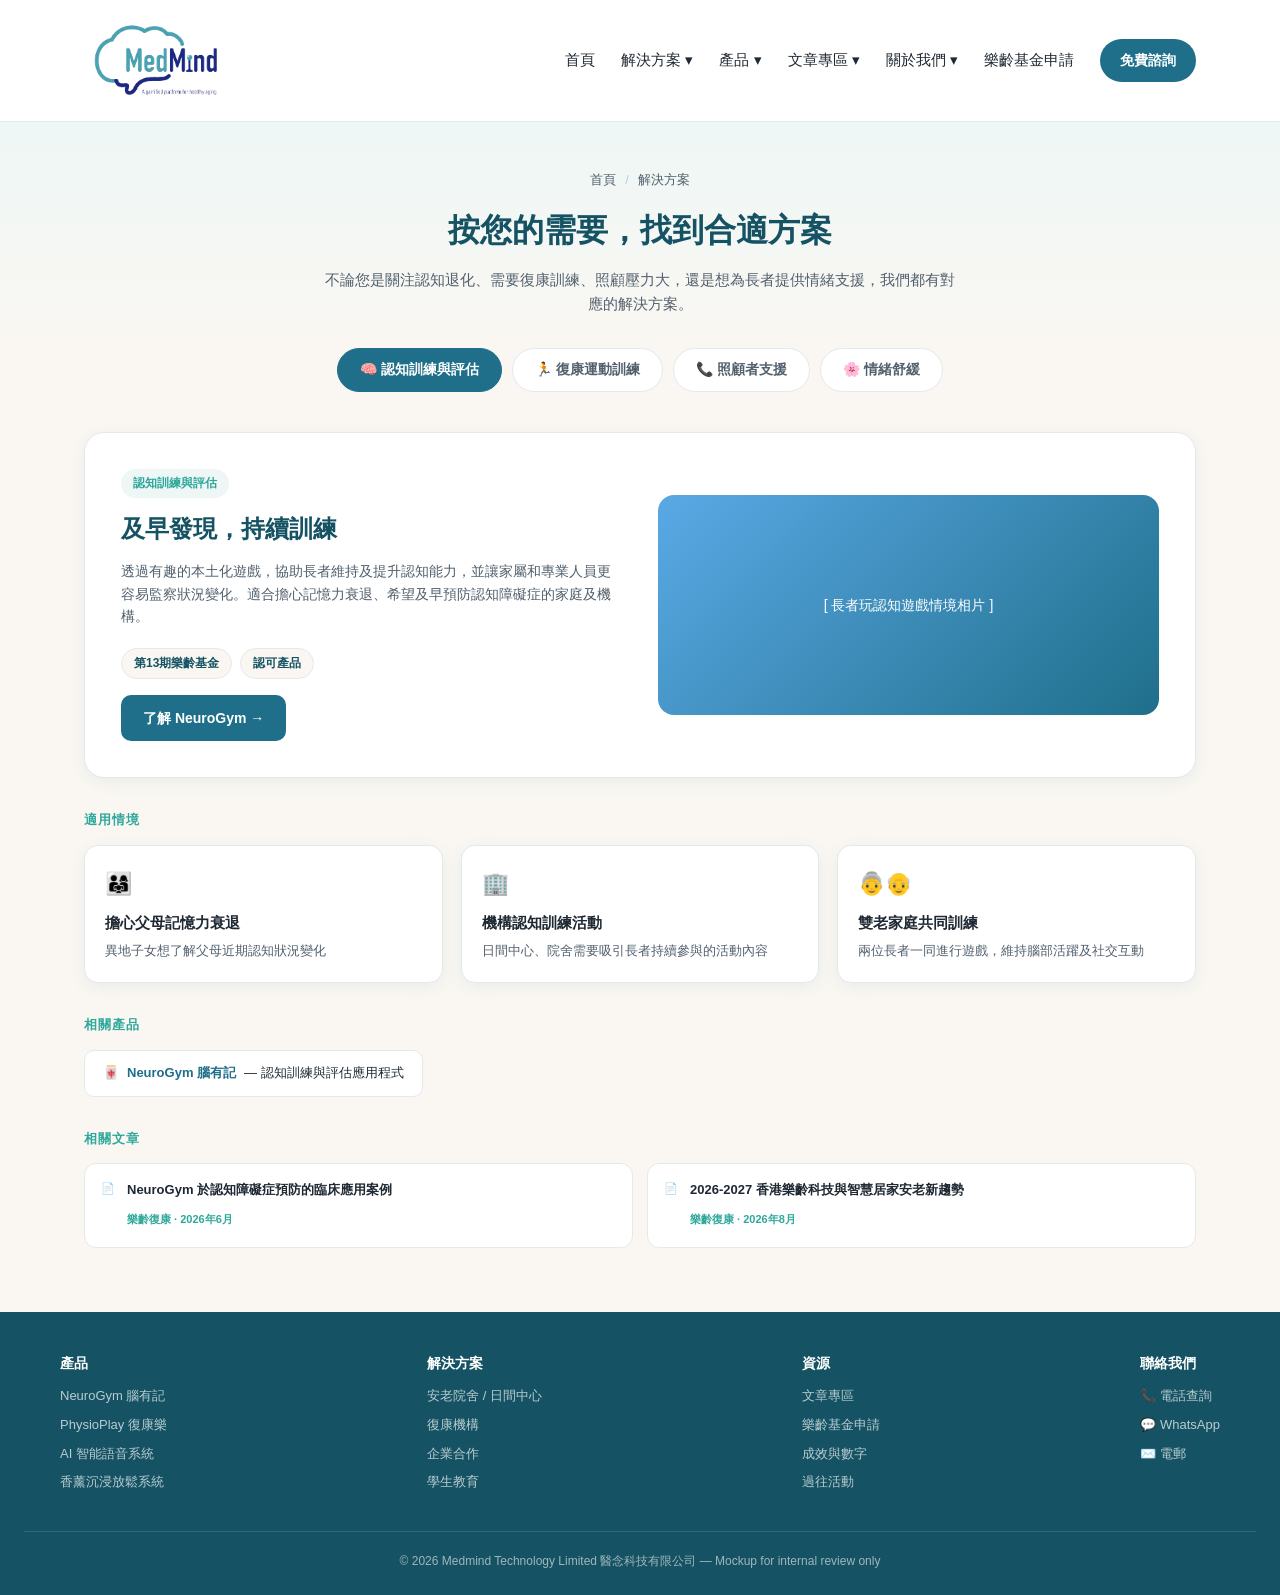
<file: solutions.html>
<!DOCTYPE html>
<html lang="zh-Hant">
<head>
<meta charset="UTF-8">
<meta name="viewport" content="width=device-width, initial-scale=1.0">
<title>解決方案 — Medmind Technology Mockup v2</title>
<link rel="stylesheet" href="css/main.css">
<link rel="stylesheet" href="css/navbar.css">
<link rel="stylesheet" href="css/solutions.css">
<link rel="stylesheet" href="css/footer.css">
</head>
<body>
  <div id="navbar"></div>

<section class="page-hero">
  <div class="breadcrumb">首頁 <span class="sep">/</span> 解決方案</div>
  <h1>按您的需要，找到合適方案</h1>
  <p>不論您是關注認知退化、需要復康訓練、照顧壓力大，還是想為長者提供情緒支援，我們都有對應的解決方案。</p>
</section>

<div class="tab-nav">
  <button class="tab-btn active" onclick="showTab('cognitive', this)">🧠 認知訓練與評估</button>
  <button class="tab-btn" onclick="showTab('physio', this)">🏃 復康運動訓練</button>
  <button class="tab-btn" onclick="showTab('caregiver', this)">📞 照顧者支援</button>
  <button class="tab-btn" onclick="showTab('relax', this)">🌸 情緒舒緩</button>
</div>

<div class="section">

  <div class="solution-block active" id="cognitive">
    <div class="solution-hero">
      <div>
        <span class="solution-tag">認知訓練與評估</span>
        <h2>及早發現，持續訓練</h2>
        <p>透過有趣的本土化遊戲，協助長者維持及提升認知能力，並讓家屬和專業人員更容易監察狀況變化。適合擔心記憶力衰退、希望及早預防認知障礙症的家庭及機構。</p>
        <div class="fund-tags"><span class="fund-tag">第13期樂齡基金</span><span class="fund-tag">認可產品</span></div>
        <a href="#" class="btn-primary">了解 NeuroGym →</a>
      </div>
      <div class="solution-visual v-cog">[ 長者玩認知遊戲情境相片 ]</div>
    </div>
    <div class="section-label">適用情境</div>
    <div class="use-case-grid">
      <div class="use-case-card"><div class="icon">👨‍👩‍👧</div><h4>擔心父母記憶力衰退</h4><p>異地子女想了解父母近期認知狀況變化</p></div>
      <div class="use-case-card"><div class="icon">🏢</div><h4>機構認知訓練活動</h4><p>日間中心、院舍需要吸引長者持續參與的活動內容</p></div>
      <div class="use-case-card"><div class="icon">👵👴</div><h4>雙老家庭共同訓練</h4><p>兩位長者一同進行遊戲，維持腦部活躍及社交互動</p></div>
    </div>
    <div class="section-label">相關產品</div>
    <div class="related-products"><div class="related-chip">🀄 <b>NeuroGym 腦有記</b> — 認知訓練與評估應用程式</div></div>
    <div class="section-label">相關文章</div>
    <div class="related-articles">
      <div class="mini-article"><span class="mini-article-icon">📄</span><div><h5>NeuroGym 於認知障礙症預防的臨床應用案例</h5><span>樂齡復康 · 2026年6月</span></div></div>
      <div class="mini-article"><span class="mini-article-icon">📄</span><div><h5>2026-2027 香港樂齡科技與智慧居家安老新趨勢</h5><span>樂齡復康 · 2026年8月</span></div></div>
    </div>
  </div>

  <div class="solution-block" id="physio">
    <div class="solution-hero">
      <div>
        <span class="solution-tag">復康運動訓練</span>
        <h2>把復康訓練變成有趣的活動</h2>
        <p>結合體感遊戲及物理治療原理，協助長者維持平衡、肌力及手眼協調，適合中風後復康、跌倒風險較高或需要持續運動訓練的長者。</p>
        <div class="fund-tags"><span class="fund-tag">第13期樂齡基金</span><span class="fund-tag">支援智能桌</span></div>
        <a href="#" class="btn-primary">了解 PhysioPlay →</a>
      </div>
      <div class="solution-visual v-phys">[ 長者做體感復康訓練情境相片 ]</div>
    </div>
    <div class="section-label">適用情境</div>
    <div class="use-case-grid">
      <div class="use-case-card"><div class="icon">🦴</div><h4>中風後復康</h4><p>需要持續進行平衡、肌力及協調訓練</p></div>
      <div class="use-case-card"><div class="icon">⚠️</div><h4>跌倒風險管理</h4><p>透過遊戲化訓練提升活動信心，降低跌倒風險</p></div>
      <div class="use-case-card"><div class="icon">🤝</div><h4>照顧者陪同訓練</h4><p>合作遊戲模式，讓照顧者與長者一同參與，減少抗拒感</p></div>
    </div>
    <div class="section-label">相關產品</div>
    <div class="related-products"><div class="related-chip">🏃 <b>PhysioPlay 復康樂</b> — 體感物理治療與運動訓練系統</div></div>
    <div class="section-label">相關文章</div>
    <div class="related-articles">
      <div class="mini-article"><span class="mini-article-icon">📄</span><div><h5>第13期樂齡基金申請指南：5大採購要點</h5><span>基金申請 · 2026年7月</span></div></div>
      <div class="mini-article"><span class="mini-article-icon">📄</span><div><h5>2026-2027 香港樂齡科技與智慧居家安老新趨勢</h5><span>樂齡復康 · 2026年8月</span></div></div>
    </div>
  </div>

  <div class="solution-block" id="caregiver">
    <div class="solution-hero">
      <div>
        <span class="solution-tag">照顧者支援</span>
        <h2>減輕照顧者的日常負擔</h2>
        <p>24小時自動語音關懷、服藥提醒及活動確認，讓照顧者不必事事親力親為，也能安心掌握長者近況，特別適合在職子女、年長照顧者及人手有限的機構。</p>
        <div class="fund-tags"><span class="fund-tag">免下載App</span><span class="fund-tag">24小時運作</span></div>
        <a href="#" class="btn-primary">了解 AI 智能語音系統 →</a>
      </div>
      <div class="solution-visual v-care">[ AI 語音關懷情境示意圖 ]</div>
    </div>
    <div class="section-label">適用情境</div>
    <div class="use-case-grid">
      <div class="use-case-card"><div class="icon">💼</div><h4>在職子女無暇每日致電</h4><p>由 AI 定時進行關懷及活動提醒，減少重複來電</p></div>
      <div class="use-case-card"><div class="icon">👴</div><h4>年長照顧者操作不便</h4><p>免下載 App，接聽電話即可使用，降低使用門檻</p></div>
      <div class="use-case-card"><div class="icon">🏥</div><h4>機構人手緊張</h4><p>自動化關懷流程，減輕前線人員重複致電的工作量</p></div>
    </div>
    <div class="section-label">相關產品</div>
    <div class="related-products"><div class="related-chip">📞 <b>AI 智能語音系統</b> — 24小時自動語音關懷平台</div></div>
    <div class="section-label">相關文章</div>
    <div class="related-articles">
      <div class="mini-article"><span class="mini-article-icon">📄</span><div><h5>2026-2027 香港樂齡科技與智慧居家安老新趨勢</h5><span>樂齡復康 · 2026年8月</span></div></div>
      <div class="mini-article"><span class="mini-article-icon">📄</span><div><h5>第13期樂齡基金申請指南：5大採購要點</h5><span>基金申請 · 2026年7月</span></div></div>
    </div>
  </div>

  <div class="solution-block" id="relax">
    <div class="solution-hero">
      <div>
        <span class="solution-tag">情緒舒緩</span>
        <h2>穩定情緒，緩解照顧壓力</h2>
        <p>結合香氣、畫面與音效的沉浸式體驗，適合長者放鬆身心，也適合長期照顧壓力大的家庭照顧者及前線員工作短暫休息之用。</p>
        <div class="fund-tags"><span class="fund-tag">第13期樂齡基金</span><span class="fund-tag">身心靈舒緩</span></div>
        <a href="#" class="btn-primary">了解香薰沉浸放鬆系統 →</a>
      </div>
      <div class="solution-visual v-relax">[ 香薰沉浸放鬆體驗情境相片 ]</div>
    </div>
    <div class="section-label">適用情境</div>
    <div class="use-case-grid">
      <div class="use-case-card"><div class="icon">😌</div><h4>長者情緒不穩</h4><p>透過沉浸式體驗協助長者放鬆及穩定情緒</p></div>
      <div class="use-case-card"><div class="icon">💛</div><h4>照顧者身心俱疲</h4><p>照顧者亦可使用系統作短暫喘息及情緒舒緩</p></div>
      <div class="use-case-card"><div class="icon">🏢</div><h4>機構員工減壓</h4><p>院舍或中心前線員工在輪班之間使用作短暫休息</p></div>
    </div>
    <div class="section-label">相關產品</div>
    <div class="related-products"><div class="related-chip">🌸 <b>香薰沉浸放鬆系統</b> — 身心靈舒緩體驗系統</div></div>
    <div class="section-label">相關文章</div>
    <div class="related-articles">
      <div class="mini-article"><span class="mini-article-icon">📄</span><div><h5>第13期樂齡基金申請指南：5大採購要點</h5><span>基金申請 · 2026年7月</span></div></div>
      <div class="mini-article"><span class="mini-article-icon">📄</span><div><h5>2026-2027 香港樂齡科技與智慧居家安老新趨勢</h5><span>樂齡復康 · 2026年8月</span></div></div>
    </div>
  </div>

</div>

  <div id="footer-placeholder"></div>

  <script src="js/include.js" defer></script>
  <script src="js/solutions-tabs.js" defer></script>
</body>
</html>
</file>
<file: css/main.css>
/* ============================================
   Medmind Technology — Design Tokens & Base Styles
   ============================================ */
:root {
  --brand-blue: #1f6f8b;
  --brand-blue-dark: #155263;
  --brand-teal: #2fa89b;
  --brand-green: #4caf7d;
  --bg-cream: #faf7f2;
  --text-dark: #1f2933;
  --text-mid: #52606d;
  --card-bg: #ffffff;
  --border-soft: #e4e9ec;
  --shadow: 0 4px 16px rgba(31, 111, 139, 0.08);
}

* { box-sizing: border-box; }

body {
  margin: 0;
  font-family: "Noto Sans TC", "PingFang TC", "Microsoft JhengHei", sans-serif;
  color: var(--text-dark);
  background: var(--bg-cream);
  line-height: 1.6;
}

a { text-decoration: none; color: inherit; }

.container { max-width: 1160px; margin: 0 auto; padding: 0 24px; }
</file>
<file: css/navbar.css>
/* MOCK BANNER & DEMO NOTES */
.mock-banner { background: #fff3cd; color: #7a5b00; text-align: center; font-size: 13px; padding: 8px 16px; border-bottom: 1px solid #f0d98c; }
.demo-note { max-width: 1160px; margin: 20px auto 0; padding: 0 24px; font-size: 13px; color: var(--text-mid); }
.demo-note b { color: var(--brand-blue-dark); }

/* HEADER / NAVBAR */
header { position: relative; z-index: 50; background: #fff; border-bottom: 1px solid var(--border-soft); }
.navbar { display: flex; align-items: center; justify-content: space-between; padding: 14px 24px; max-width: 1160px; margin: 0 auto; }
.logo { display: flex; align-items: center; gap: 10px; font-weight: 700; font-size: 18px; color: var(--brand-blue-dark); }
.logo-mark { width: 34px; height: 34px; border-radius: 10px; background: linear-gradient(135deg, var(--brand-teal), var(--brand-blue)); display: flex; align-items: center; justify-content: center; color: #fff; font-size: 16px; font-weight: 800; }
nav.main-nav { display: flex; align-items: center; gap: 26px; }
.nav-item { position: relative; font-size: 15px; font-weight: 500; color: var(--text-dark); cursor: pointer; padding: 16px 0; }
.nav-item:hover, .nav-item.open { color: var(--brand-blue); }
.nav-cta { background: var(--brand-blue); color: #fff; padding: 10px 20px; border-radius: 999px; font-size: 14px; font-weight: 600; white-space: nowrap; }

.logo-image {
  max-width: 150px; /* Adjust the width as needed */
  height: auto; /* Maintain aspect ratio */
}

/* SIMPLE DROPDOWN (產品 / 文章 / 關於我們) */
.simple-dropdown { position: absolute; top: 100%; left: 50%; transform: translateX(-50%); background: #fff; border: 1px solid var(--border-soft); border-radius: 12px; box-shadow: var(--shadow); padding: 10px; min-width: 210px; display: none; flex-direction: column; gap: 2px; margin-top: 0; }
.nav-item:hover .simple-dropdown { display: flex; }
.simple-dropdown a { padding: 10px 12px; border-radius: 8px; font-size: 14px; color: var(--text-mid); white-space: nowrap; }
.simple-dropdown a:hover { background: var(--bg-cream); color: var(--brand-blue-dark); }

/* MEGA MENU — 解決方案 */
.mega-wrapper { position: absolute; top: 100%; left: 50%; transform: translateX(-50%); width: 920px; display: none; padding-top: 0; }
.nav-item.mega-trigger:hover .mega-wrapper { display: block; }
.mega-menu { background: #fff; border: 1px solid var(--border-soft); border-radius: 16px; box-shadow: var(--shadow); padding: 28px; display: grid; grid-template-columns: 1.2fr 1fr 0.9fr; gap: 28px; }

.mega-col h5 { font-size: 12px; font-weight: 800; color: var(--brand-teal); text-transform: uppercase; letter-spacing: 1px; margin: 0 0 14px; }

/* Column 1: 按服務對象 — 卡片式 */
.audience-mini-grid { display: grid; grid-template-columns: 1fr 1fr; gap: 8px; }
.audience-mini-card { display: flex; align-items: center; gap: 10px; padding: 10px 12px; border-radius: 10px; border: 1px solid var(--border-soft); }
.audience-mini-card:hover { background: var(--bg-cream); border-color: var(--brand-teal); }
.audience-mini-icon { font-size: 18px; width: 32px; height: 32px; border-radius: 8px; background: #eef7f6; display: flex; align-items: center; justify-content: center; flex-shrink: 0; }
.audience-mini-card div p { margin: 0; font-size: 13px; font-weight: 700; color: var(--text-dark); }
.audience-mini-card div span { font-size: 11px; color: var(--text-mid); }

/* Column 2: 按方案類型 */
.type-list { display: flex; flex-direction: column; gap: 4px; }
.type-item { display: flex; align-items: center; gap: 10px; padding: 9px 10px; border-radius: 8px; }
.type-item:hover { background: var(--bg-cream); }
.type-icon { width: 26px; height: 26px; border-radius: 7px; display: flex; align-items: center; justify-content: center; font-size: 13px; color: #fff; flex-shrink: 0; }
.icon-ng { background: linear-gradient(135deg, #5aa9e6, #1f6f8b); }
.icon-pp { background: linear-gradient(135deg, #4caf7d, #2fa89b); }
.icon-ai { background: linear-gradient(135deg, #f2a154, #e0703c); }
.icon-ar { background: linear-gradient(135deg, #b083e0, #7a5cc4); }
.type-item span { font-size: 13px; color: var(--text-dark); font-weight: 600; }

/* Column 3: 精選 CTA / 快速連結 */
.mega-feature { background: linear-gradient(135deg, var(--brand-teal), var(--brand-blue)); border-radius: 14px; padding: 20px; color: #fff; height: 100%; display: flex; flex-direction: column; justify-content: space-between; }
.mega-feature p.tag { font-size: 11px; font-weight: 700; text-transform: uppercase; letter-spacing: 1px; opacity: .85; margin: 0 0 8px; }
.mega-feature h4 { font-size: 15px; margin: 0 0 8px; }
.mega-feature p.desc { font-size: 12px; opacity: .9; margin: 0 0 16px; }
.mega-feature a.feature-cta { background: #fff; color: var(--brand-blue-dark); font-size: 12px; font-weight: 700; padding: 8px 14px; border-radius: 999px; display: inline-block; align-self: flex-start; }

.mega-footer-link { grid-column: 1 / -1; border-top: 1px solid var(--border-soft); margin-top: 4px; padding-top: 14px; display: flex; justify-content: space-between; align-items: center; }
.mega-footer-link span { font-size: 12px; color: var(--text-mid); }
.mega-footer-link a { font-size: 13px; font-weight: 700; color: var(--brand-blue); }

/* content area just for scroll spacing */
.spacer { height: 640px; display: flex; align-items: center; justify-content: center; color: var(--text-mid); font-size: 14px; padding: 40px; text-align: center; }

@media (max-width: 1000px) {
  nav.main-nav { display: none; }
  .mega-wrapper { width: 100%; left: 0; transform: none; }
}
</file>
<file: css/hero.css>
/* HERO */
.hero { padding: 60px 24px 36px; background: linear-gradient(180deg, #eef7f6 0%, var(--bg-cream) 100%); }
.hero-inner { max-width: 1160px; margin: 0 auto; display: grid; grid-template-columns: 1.1fr 0.9fr; gap: 48px; align-items: center; }
.badge { display: inline-flex; align-items: center; gap: 6px; background: #fff; border: 1px solid var(--border-soft); padding: 6px 14px; border-radius: 999px; font-size: 13px; color: var(--brand-teal); font-weight: 600; margin-bottom: 18px; }
.hero h1 { font-size: 36px; line-height: 1.3; margin: 0 0 14px; color: var(--brand-blue-dark); font-weight: 800; }
.hero p.sub { font-size: 16px; color: var(--text-mid); margin: 0 0 26px; max-width: 480px; }
.hero-ctas { display: flex; gap: 14px; flex-wrap: wrap; }
.btn-primary { background: var(--brand-blue); color: #fff; padding: 14px 26px; border-radius: 10px; font-weight: 700; font-size: 15px; box-shadow: var(--shadow); }
.btn-primary:hover { background: var(--brand-blue-dark); }
.btn-secondary { background: #fff; color: var(--brand-blue-dark); padding: 14px 26px; border-radius: 10px; font-weight: 700; font-size: 15px; border: 1.5px solid var(--brand-blue); }
.btn-secondary:hover { background: #eef7f6; }
.hero-visual { background: linear-gradient(135deg, var(--brand-teal), var(--brand-blue)); border-radius: 20px; height: 320px; display: flex; align-items: center; justify-content: center; color: #fff; font-size: 15px; text-align: center; padding: 24px; box-shadow: var(--shadow); position: relative; overflow: hidden; }
.hero-visual::before { content: ""; position: absolute; width: 220px; height: 220px; border-radius: 50%; background: rgba(255,255,255,0.12); top: -60px; right: -60px; }
.hero-visual::after { content: ""; position: absolute; width: 160px; height: 160px; border-radius: 50%; background: rgba(255,255,255,0.10); bottom: -50px; left: -40px; }
.hero-visual span { position: relative; z-index: 2; font-weight: 600; }

.geo-note { background: #eef7f6; border: 1px dashed var(--brand-teal); border-radius: 12px; padding: 10px 16px; font-size: 12px; color: var(--brand-blue-dark); margin-top: 16px; }
</file>
<file: css/sections.css>
/* TRUST STATS */
.stats { background: #fff; border-top: 1px solid var(--border-soft); border-bottom: 1px solid var(--border-soft); padding: 28px 24px; }
.stats-inner { max-width: 1160px; margin: 0 auto; display: grid; grid-template-columns: repeat(4, 1fr); gap: 20px; text-align: center; }
.stat-num { font-size: 28px; font-weight: 800; color: var(--brand-blue); }
.stat-label { font-size: 13px; color: var(--text-mid); margin-top: 4px; }

.section { padding: 60px 24px; }
.section-inner { max-width: 1160px; margin: 0 auto; }
.section-head { text-align: center; max-width: 680px; margin: 0 auto 36px; }
.section-head .eyebrow { color: var(--brand-teal); font-weight: 700; font-size: 13px; letter-spacing: 1px; text-transform: uppercase; }
.section-head h2 { font-size: 26px; margin: 8px 0 12px; color: var(--brand-blue-dark); }
.section-head p { color: var(--text-mid); font-size: 14px; }

/* ALL PRODUCTS */
.product-grid-full { display: grid; grid-template-columns: repeat(4, 1fr); gap: 18px; }
.product-card { background: var(--card-bg); border: 1px solid var(--border-soft); border-radius: 16px; padding: 22px 20px; box-shadow: var(--shadow); display: flex; flex-direction: column; gap: 10px; transition: transform .15s ease; position: relative; }
.product-card:hover { transform: translateY(-4px); }
.new-tag { position: absolute; top: 14px; right: 14px; background: var(--brand-green); color: #fff; font-size: 10px; font-weight: 700; padding: 3px 8px; border-radius: 999px; }
.product-icon { width: 44px; height: 44px; border-radius: 12px; display: flex; align-items: center; justify-content: center; font-size: 20px; color: #fff; }
.product-card h3 { margin: 0; font-size: 16px; color: var(--text-dark); }
.product-card p { margin: 0; font-size: 13px; color: var(--text-mid); flex-grow: 1; }
.product-card .link { font-size: 13px; font-weight: 700; color: var(--brand-blue); }
.product-card .link:hover { color: var(--brand-blue-dark); }
.view-all { text-align: center; margin-top: 28px; }
.view-all a { font-size: 14px; font-weight: 700; color: var(--brand-blue); border: 1.5px solid var(--brand-blue); padding: 10px 24px; border-radius: 999px; }
.view-all a:hover { background: var(--brand-blue); color: #fff; }

/* INDUSTRY RECOGNITION */
.recognition-strip { background: #fff; padding: 36px 24px; border-top: 1px solid var(--border-soft); border-bottom: 1px solid var(--border-soft); }
.recognition-inner { max-width: 1160px; margin: 0 auto; text-align: center; }
.recognition-inner .eyebrow { color: var(--brand-teal); font-weight: 700; font-size: 13px; letter-spacing: 1px; text-transform: uppercase; margin-bottom: 16px; display: block; }
.badge-row { display: flex; justify-content: center; gap: 14px; flex-wrap: wrap; }
.badge-chip { background: var(--bg-cream); border: 1px solid var(--border-soft); border-radius: 10px; padding: 12px 20px; font-size: 13px; color: var(--text-dark); font-weight: 600; display: flex; align-items: center; gap: 8px; }

/* SOLUTIONS BY INDUSTRY */
.industry-grid { display: grid; grid-template-columns: repeat(2, 1fr); gap: 20px; }
.industry-card { background: #fff; border: 1px solid var(--border-soft); border-radius: 16px; padding: 28px; box-shadow: var(--shadow); }
.industry-card h3 { margin: 0 0 10px; font-size: 18px; color: var(--brand-blue-dark); }
.industry-card p { margin: 0 0 16px; font-size: 14px; color: var(--text-mid); }
.fund-tags { display: flex; gap: 8px; flex-wrap: wrap; margin-bottom: 16px; }
.fund-tag { background: var(--bg-cream); border: 1px solid var(--border-soft); font-size: 12px; color: var(--brand-blue-dark); padding: 5px 12px; border-radius: 999px; font-weight: 600; }

/* ARTICLES */
.article-grid { display: grid; grid-template-columns: repeat(3, 1fr); gap: 18px; }
.article-card { background: #fff; border: 1px solid var(--border-soft); border-radius: 14px; overflow: hidden; box-shadow: var(--shadow); }
.article-thumb { height: 100px; background: linear-gradient(135deg, #dce9ea, #c7dde0); display: flex; align-items: center; justify-content: center; font-size: 12px; color: var(--brand-blue-dark); }
.article-body { padding: 16px; }
.article-tag { font-size: 11px; color: var(--brand-teal); font-weight: 700; margin-bottom: 6px; text-transform: uppercase; }
.article-card h4 { margin: 0 0 8px; font-size: 14px; color: var(--text-dark); line-height: 1.4; }
.article-card p { margin: 0; font-size: 12px; color: var(--text-mid); }
.article-date { font-size: 11px; color: #93a1ab; margin-top: 8px; }

/* PARTNERS & CLIENTS */
.client-types { display: flex; flex-wrap: wrap; justify-content: center; gap: 10px; }
.client-chip { background: #fff; border: 1px solid var(--border-soft); border-radius: 999px; padding: 9px 18px; font-size: 13px; color: var(--text-mid); }

/* WHY US */
.why-grid { display: grid; grid-template-columns: repeat(4, 1fr); gap: 20px; }
.why-item { text-align: center; padding: 16px 12px; }
.why-icon { width: 52px; height: 52px; border-radius: 50%; background: #eef7f6; color: var(--brand-blue); display: flex; align-items: center; justify-content: center; margin: 0 auto 12px; font-size: 22px; }
.why-item h4 { margin: 0 0 6px; font-size: 14px; color: var(--text-dark); }
.why-item p { margin: 0; font-size: 12px; color: var(--text-mid); }

.final-cta { background: linear-gradient(135deg, var(--brand-blue), var(--brand-teal)); color: #fff; text-align: center; padding: 60px 24px; border-radius: 24px; max-width: 1112px; margin: 0 auto 60px; }
.final-cta h2 { font-size: 24px; margin: 0 0 10px; }
.final-cta p { font-size: 14px; margin: 0 0 24px; opacity: .9; }
.final-cta .btn-primary { background: #fff; color: var(--brand-blue-dark); }
</file>
<file: css/footer.css>
footer { background: var(--brand-blue-dark); color: #dce8ea; padding: 40px 24px 24px; font-size: 13px; }
.footer-inner { max-width: 1160px; margin: 0 auto; display: flex; justify-content: space-between; flex-wrap: wrap; gap: 24px; }
.footer-col h5 { color: #fff; font-size: 14px; margin: 0 0 12px; }
.footer-col a { display: block; color: #b8ccd0; margin-bottom: 8px; font-size: 13px; }
.footer-col a:hover { color: #fff; }
.footer-bottom { text-align: center; margin-top: 30px; padding-top: 20px; border-top: 1px solid rgba(255,255,255,0.12); color: #9fb7bb; font-size: 12px; }

@media (max-width: 900px) {
  .hero-inner { grid-template-columns: 1fr; }
  .stats-inner { grid-template-columns: repeat(2, 1fr); }
  .product-grid-full { grid-template-columns: repeat(2, 1fr); }
  .industry-grid { grid-template-columns: 1fr; }
  .article-grid { grid-template-columns: 1fr; }
  .why-grid { grid-template-columns: repeat(2, 1fr); }
}
</file>
<file: css/about.css>
/* SUBNAV (in-page anchor tabs) */
.subnav { display: flex; justify-content: center; gap: 8px; padding: 0 24px 40px; flex-wrap: wrap; }
.subnav a { padding: 10px 20px; border-radius: 999px; font-size: 14px; border: 1px solid var(--border-soft); background: #fff; color: var(--text-mid); }
.subnav a.active { background: var(--brand-blue); color: #fff; border-color: var(--brand-blue); }

.section { padding: 56px 24px; }
.section-inner { max-width: 1160px; margin: 0 auto; }
.section-head { text-align: center; max-width: 680px; margin: 0 auto 40px; }
.eyebrow { color: var(--brand-teal); font-weight: 700; font-size: 13px; letter-spacing: 1px; text-transform: uppercase; }
.section-head h2 { font-size: 26px; margin: 8px 0 12px; color: var(--brand-blue-dark); }
.section-head p { color: var(--text-mid); font-size: 14px; }

.intro-grid { display: grid; grid-template-columns: 1fr 1fr; gap: 40px; align-items: center; }
.intro-visual { background: linear-gradient(135deg, var(--brand-teal), var(--brand-blue)); border-radius: 20px; height: 280px; color: #fff; display: flex; align-items: center; justify-content: center; text-align: center; padding: 20px; box-shadow: var(--shadow); }
.intro-text p { color: var(--text-mid); font-size: 15px; margin-bottom: 14px; }
.fact-list { list-style: none; padding: 0; margin: 20px 0 0; }
.fact-list li { display: flex; gap: 10px; font-size: 14px; color: var(--text-dark); margin-bottom: 10px; align-items: flex-start; }
.fact-list li::before { content: "\2713"; color: var(--brand-green); font-weight: 800; }

/* RECOGNITION */
.recognition-strip { background: #fff; padding: 36px 24px; border: 1px solid var(--border-soft); border-radius: 16px; margin-bottom: 8px; }
.badge-row { display: flex; justify-content: center; gap: 14px; flex-wrap: wrap; }
.badge-chip { background: var(--bg-cream); border: 1px solid var(--border-soft); border-radius: 10px; padding: 12px 20px; font-size: 13px; color: var(--text-dark); font-weight: 600; display: flex; align-items: center; gap: 8px; }

.stats-inner { display: grid; grid-template-columns: repeat(4, 1fr); gap: 20px; text-align: center; }
.stat-card { background: #fff; border: 1px solid var(--border-soft); border-radius: 16px; padding: 28px 16px; box-shadow: var(--shadow); }
.stat-num { font-size: 30px; font-weight: 800; color: var(--brand-blue); }
.stat-label { font-size: 13px; color: var(--text-mid); margin-top: 6px; }
.stat-disclaimer { text-align: center; font-size: 12px; color: #93a1ab; margin-top: 16px; }

.timeline { position: relative; max-width: 760px; margin: 0 auto; padding-left: 28px; border-left: 3px solid var(--border-soft); }
.timeline-item { position: relative; padding-bottom: 36px; }
.timeline-item:last-child { padding-bottom: 0; }
.timeline-dot { position: absolute; left: -38px; top: 2px; width: 16px; height: 16px; border-radius: 50%; background: var(--brand-blue); border: 3px solid #fff; box-shadow: 0 0 0 2px var(--brand-blue); }
.timeline-year { font-size: 14px; font-weight: 800; color: var(--brand-teal); margin-bottom: 4px; }
.timeline-item h4 { margin: 0 0 6px; font-size: 16px; color: var(--text-dark); }
.timeline-item p { margin: 0; font-size: 14px; color: var(--text-mid); }

/* CLIENT TYPES */
.client-types { display: flex; flex-wrap: wrap; justify-content: center; gap: 10px; }
.client-chip { background: #fff; border: 1px solid var(--border-soft); border-radius: 999px; padding: 9px 18px; font-size: 13px; color: var(--text-mid); }

.event-grid { display: grid; grid-template-columns: repeat(3, 1fr); gap: 20px; }
.event-card { background: #fff; border: 1px solid var(--border-soft); border-radius: 16px; overflow: hidden; box-shadow: var(--shadow); }
.event-thumb { height: 120px; background: linear-gradient(135deg, #dce9ea, #c7dde0); display: flex; align-items: center; justify-content: center; color: var(--brand-blue-dark); font-size: 13px; }
.event-body { padding: 18px; }
.event-date { font-size: 12px; color: var(--brand-teal); font-weight: 700; margin-bottom: 6px; }
.event-card h4 { margin: 0 0 6px; font-size: 15px; color: var(--text-dark); }
.event-card p { margin: 0; font-size: 13px; color: var(--text-mid); }

.testimonial-grid { display: grid; grid-template-columns: repeat(3, 1fr); gap: 20px; }
.testimonial-card { background: #fff; border: 1px solid var(--border-soft); border-radius: 16px; padding: 22px; box-shadow: var(--shadow); }
.stars { color: #f2b84b; font-size: 14px; margin-bottom: 10px; }
.testimonial-card p.quote { font-size: 14px; color: var(--text-mid); margin: 0 0 16px; }
.testimonial-author { display: flex; align-items: center; gap: 10px; }
.avatar { width: 38px; height: 38px; border-radius: 50%; background: var(--brand-teal); color: #fff; display: flex; align-items: center; justify-content: center; font-weight: 700; font-size: 14px; }
.author-name { font-size: 13px; font-weight: 700; color: var(--text-dark); }
.author-role { font-size: 12px; color: var(--text-mid); }

.final-cta { background: linear-gradient(135deg, var(--brand-blue), var(--brand-teal)); color: #fff; text-align: center; padding: 56px 24px; border-radius: 24px; max-width: 1112px; margin: 0 auto 64px; }
.final-cta h2 { font-size: 24px; margin: 0 0 10px; }
.final-cta p { font-size: 14px; margin: 0 0 22px; opacity: .9; }
.btn-primary { background: #fff; color: var(--brand-blue-dark); padding: 14px 26px; border-radius: 10px; font-weight: 700; font-size: 15px; display: inline-block; }

@media (max-width: 900px) {
  .intro-grid { grid-template-columns: 1fr; }
  .stats-inner { grid-template-columns: repeat(2, 1fr); }
  .event-grid { grid-template-columns: 1fr; }
  .testimonial-grid { grid-template-columns: 1fr; }
}
</file>
<file: css/solutions.css>
/* PAGE HERO (shared pattern for solutions/about) */
.page-hero { padding: 48px 24px 32px; text-align: center; background: linear-gradient(180deg, #eef7f6 0%, var(--bg-cream) 100%); }
.breadcrumb { font-size: 13px; color: var(--text-mid); margin-bottom: 14px; }
.breadcrumb .sep { margin: 0 6px; color: #bcd; }
.page-hero h1 { font-size: 32px; color: var(--brand-blue-dark); margin: 0 0 12px; }
.page-hero p { font-size: 15px; color: var(--text-mid); max-width: 640px; margin: 0 auto; }

/* TABS */
.tab-nav { display: flex; justify-content: center; gap: 10px; padding: 0 24px 40px; flex-wrap: wrap; }
.tab-btn { padding: 12px 22px; border-radius: 999px; font-size: 14px; font-weight: 600; border: 1px solid var(--border-soft); background: #fff; color: var(--text-mid); cursor: pointer; transition: .15s; }
.tab-btn.active { background: var(--brand-blue); color: #fff; border-color: var(--brand-blue); }

.section { padding: 0 24px 64px; max-width: 1160px; margin: 0 auto; }
.solution-block { display: none; }
.solution-block.active { display: block; animation: fade .25s ease; }
@keyframes fade { from { opacity: 0; transform: translateY(6px); } to { opacity: 1; transform: translateY(0); } }

.solution-hero { display: grid; grid-template-columns: 1fr 1fr; gap: 36px; align-items: center; background: #fff; border: 1px solid var(--border-soft); border-radius: 20px; padding: 36px; box-shadow: var(--shadow); margin-bottom: 32px; }
.solution-visual { border-radius: 16px; height: 220px; display: flex; align-items: center; justify-content: center; color: #fff; text-align: center; padding: 16px; font-size: 14px; }
.v-cog { background: linear-gradient(135deg, #5aa9e6, #1f6f8b); }
.v-phys { background: linear-gradient(135deg, #4caf7d, #2fa89b); }
.v-care { background: linear-gradient(135deg, #f2a154, #e0703c); }
.v-relax { background: linear-gradient(135deg, #b083e0, #7a5cc4); }
.solution-tag { display: inline-block; font-size: 12px; font-weight: 700; color: var(--brand-teal); background: #eef7f6; padding: 5px 12px; border-radius: 999px; margin-bottom: 12px; }
.solution-hero h2 { font-size: 24px; color: var(--brand-blue-dark); margin: 0 0 12px; }
.solution-hero p { color: var(--text-mid); font-size: 14px; margin: 0 0 20px; }
.btn-primary { background: var(--brand-blue); color: #fff; padding: 12px 22px; border-radius: 10px; font-weight: 700; font-size: 14px; display: inline-block; }
.btn-primary:hover { background: var(--brand-blue-dark); }

.fund-tags { display: flex; gap: 8px; flex-wrap: wrap; margin-bottom: 16px; }
.fund-tag { background: var(--bg-cream); border: 1px solid var(--border-soft); font-size: 12px; color: var(--brand-blue-dark); padding: 5px 12px; border-radius: 999px; font-weight: 600; }

.use-case-grid { display: grid; grid-template-columns: repeat(3, 1fr); gap: 18px; margin-bottom: 32px; }
.use-case-card { background: #fff; border: 1px solid var(--border-soft); border-radius: 14px; padding: 20px; box-shadow: var(--shadow); }
.use-case-card .icon { font-size: 22px; margin-bottom: 10px; }
.use-case-card h4 { margin: 0 0 6px; font-size: 15px; color: var(--text-dark); }
.use-case-card p { margin: 0; font-size: 13px; color: var(--text-mid); }

.related-products { display: flex; gap: 14px; flex-wrap: wrap; margin-bottom: 32px; }
.related-chip { background: #fff; border: 1px solid var(--border-soft); border-radius: 10px; padding: 12px 18px; font-size: 13px; color: var(--text-dark); display: flex; align-items: center; gap: 8px; }
.related-chip b { color: var(--brand-blue); }

.related-articles { display: grid; grid-template-columns: repeat(2, 1fr); gap: 14px; }
.mini-article { background: #fff; border: 1px solid var(--border-soft); border-radius: 12px; padding: 16px; display: flex; gap: 12px; align-items: flex-start; }
.mini-article-icon { font-size: 18px; flex-shrink: 0; }
.mini-article h5 { margin: 0 0 4px; font-size: 13px; color: var(--text-dark); }
.mini-article span { font-size: 11px; color: var(--brand-teal); font-weight: 700; }

.section-label { font-size: 13px; font-weight: 700; color: var(--brand-teal); text-transform: uppercase; letter-spacing: 1px; margin-bottom: 14px; }

@media (max-width: 900px) {
  .solution-hero { grid-template-columns: 1fr; }
  .use-case-grid { grid-template-columns: 1fr; }
  .related-articles { grid-template-columns: 1fr; }
}
</file>
